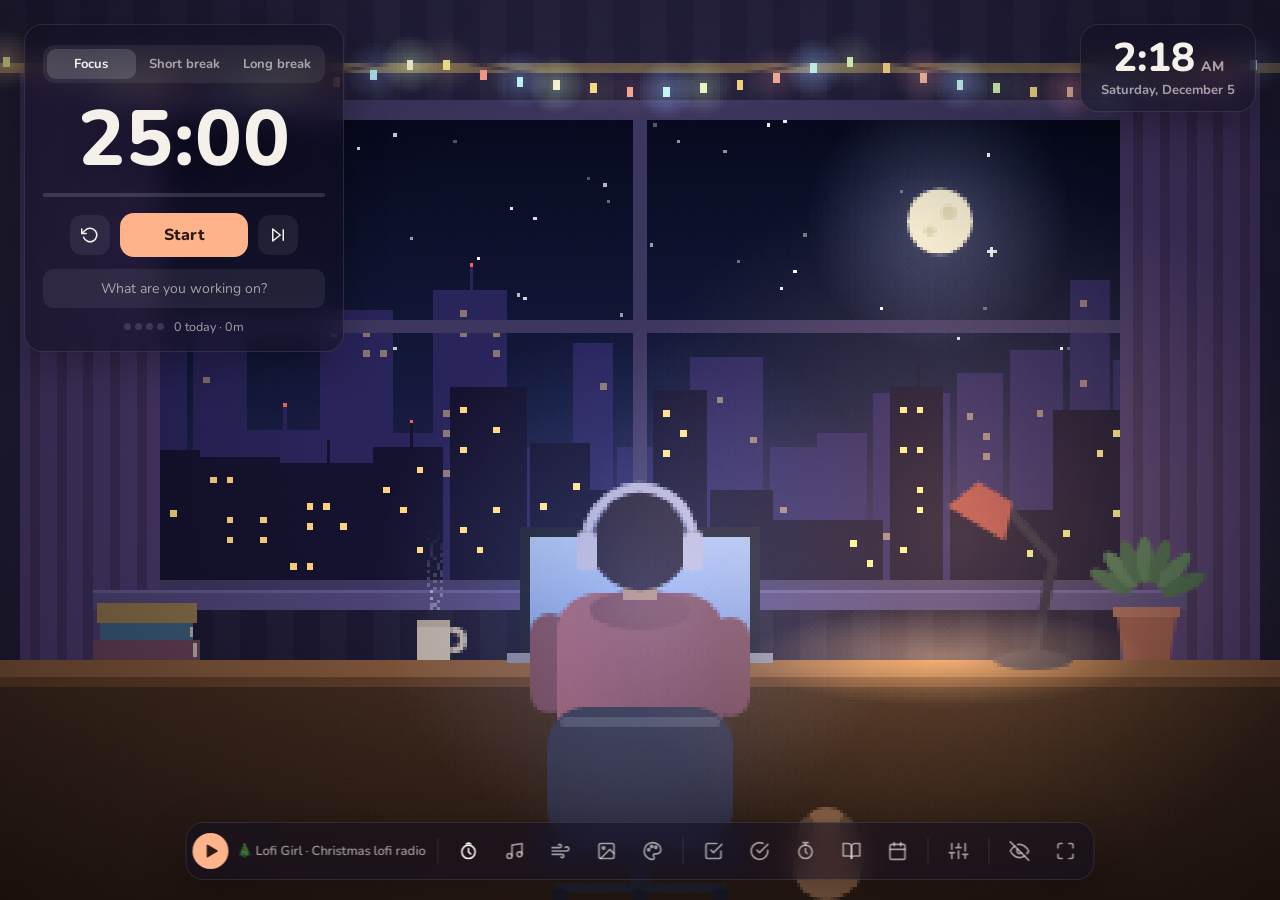
<file: index.html>
<!doctype html>
<html lang="en">
<head>
  <meta charset="utf-8">
  <meta name="viewport" content="width=device-width, initial-scale=1">
  <title>Lofi Focus</title>
  <meta name="description" content="A cozy pomodoro timer with lofi music, ambient sounds and animated scenes. No login.">
  <link rel="icon" href="data:image/svg+xml,<svg xmlns='http://www.w3.org/2000/svg' viewBox='0 0 100 100'><text y='.9em' font-size='90'>🍅</text></svg>">
  <link rel="preconnect" href="https://fonts.googleapis.com">
  <link rel="preconnect" href="https://fonts.gstatic.com" crossorigin>
  <link rel="stylesheet" href="https://fonts.googleapis.com/css2?family=Nunito:wght@400;600;700;800&display=swap">
  <link rel="stylesheet" href="css/style.css">
</head>
<body data-mode="focus">
  <canvas id="scene" aria-hidden="true"></canvas>

  <div id="ui">
    <!-- Timer -->
    <section class="timer card" aria-label="Pomodoro timer">
      <button class="timer-close" id="timerClose" title="Close the timer (T) — reopen it from the dock" aria-label="Close the timer">
        <svg viewBox="0 0 24 24"><path d="M5 12h14"/></svg>
      </button>
      <div class="grip" id="grip" title="Drag to move · double-click to reset"></div>
      <div class="modes" role="tablist">
        <button data-mode="focus" role="tab">Focus</button>
        <button data-mode="short" role="tab">Short break</button>
        <button data-mode="long" role="tab">Long break</button>
      </div>
      <div class="time-row">
        <button class="adj" id="minusBtn" aria-label="1 minute less">−</button>
        <div class="time" id="time" aria-live="off">25:00</div>
        <button class="adj" id="plusBtn" aria-label="1 minute more">+</button>
      </div>
      <div class="progress"><div id="progressBar"></div></div>
      <div class="controls">
        <button id="resetBtn" class="icon" title="Reset (R)" aria-label="Reset">
          <svg viewBox="0 0 24 24"><path d="M1 4v6h6"/><path d="M3.51 15a9 9 0 1 0 2.13-9.36L1 10"/></svg>
        </button>
        <button id="startBtn" class="primary">Start</button>
        <button id="skipBtn" class="icon" title="Skip (S)" aria-label="Skip to next">
          <svg viewBox="0 0 24 24"><polygon points="5 4 15 12 5 20 5 4"/><line x1="19" y1="5" x2="19" y2="19"/></svg>
        </button>
      </div>
      <input id="task" type="text" placeholder="What are you working on?" maxlength="80" autocomplete="off">
      <div class="stats"><span id="dots" class="dots"></span><span id="statsText"></span></div>
    </section>

    <!-- Clock -->
    <section class="clock card" id="clockCard" aria-label="Clock" title="Drag to move · double-click to reset">
      <div class="clock-time"><span id="clockTime">12:00</span><span id="clockAmpm"></span></div>
      <div class="clock-date" id="clockDate"></div>
      <div class="weather" id="weather" hidden><span id="weatherIcon"></span><span id="weatherTemp"></span></div>
    </section>

    <button class="zen-exit icon" id="zenExit" title="Show interface (Z)" aria-label="Show interface">
      <svg viewBox="0 0 24 24"><path d="M1 12s4-8 11-8 11 8 11 8-4 8-11 8-11-8-11-8z"/><circle cx="12" cy="12" r="3"/></svg>
    </button>

    <!-- Dock -->
    <nav class="dock card" aria-label="Controls">
      <div class="now-playing">
        <button id="npPlay" class="icon round" title="Play / pause music (M)" aria-label="Play music"></button>
        <button class="np-text" id="npTitle" data-panel="music">Pick a station</button>
      </div>
      <span class="sep"></span>
      <button class="dock-btn" id="timerToggle" title="Pomodoro timer (T)" aria-label="Show or hide the pomodoro timer" aria-pressed="true">
        <svg viewBox="0 0 24 24"><circle cx="12" cy="13" r="8"/><path d="M12 9v4l2.5 2.5"/><path d="M9.5 3.5c1-.7 1.8-1 2.5-1s1.5.3 2.5 1"/></svg>
        <span class="badge time-badge" id="timerBadge"></span>
      </button>
      <button class="dock-btn" data-panel="music" title="Music (1)" aria-label="Music">
        <svg viewBox="0 0 24 24"><path d="M9 18V5l12-2v13"/><circle cx="6" cy="18" r="3"/><circle cx="18" cy="16" r="3"/></svg>
      </button>
      <button class="dock-btn" data-panel="sounds" title="Ambient sounds (A or 2)" aria-label="Ambient sounds">
        <svg viewBox="0 0 24 24"><path d="M9.59 4.59A2 2 0 1 1 11 8H2m10.59 11.41A2 2 0 1 0 14 16H2m15.73-8.27A2.5 2.5 0 1 1 19.5 12H2"/></svg>
      </button>
      <button class="dock-btn" data-panel="scenes" title="Scenes (3)" aria-label="Scenes">
        <svg viewBox="0 0 24 24"><rect x="3" y="3" width="18" height="18" rx="2"/><circle cx="8.5" cy="8.5" r="1.5"/><path d="M21 15l-5-5L5 21"/></svg>
      </button>
      <button class="dock-btn" data-panel="look" title="Customize (4)" aria-label="Customize">
        <svg viewBox="0 0 24 24"><path d="M12 2a10 10 0 0 0 0 20c1.1 0 2-.9 2-2 0-.5-.2-1-.5-1.3-.3-.4-.5-.8-.5-1.3 0-1.1.9-2 2-2h2.4A5.6 5.6 0 0 0 22 9.8C22 5.5 17.5 2 12 2z"/><circle cx="7.5" cy="10.5" r="1.3"/><circle cx="11" cy="6.5" r="1.3"/><circle cx="16" cy="7.5" r="1.3"/></svg>
      </button>
      <span class="sep"></span>
      <button class="dock-btn" data-panel="todos" title="To-do lists (D or 5)" aria-label="To-do lists">
        <svg viewBox="0 0 24 24"><path d="M9 11l3 3L22 4"/><path d="M21 12v7a2 2 0 0 1-2 2H5a2 2 0 0 1-2-2V5a2 2 0 0 1 2-2h11"/></svg>
        <span class="badge" id="todoBadge"></span>
      </button>
      <button class="dock-btn" data-panel="habits" title="Habits (H or 6)" aria-label="Habits">
        <svg viewBox="0 0 24 24"><path d="M22 11.08V12a10 10 0 1 1-5.93-9.14"/><path d="M22 4L12 14.01l-3-3"/></svg>
      </button>
      <button class="dock-btn" data-panel="clocks" title="Stopwatch &amp; countdowns (W or 7)" aria-label="Stopwatch and countdowns">
        <svg viewBox="0 0 24 24"><circle cx="12" cy="13" r="8"/><path d="M12 9v4l2 2M9 2h6M12 2v3"/></svg>
        <span class="badge" id="clockBadge"></span>
      </button>
      <button class="dock-btn" data-panel="journal" title="Journal (J or 8)" aria-label="Journal">
        <svg viewBox="0 0 24 24"><path d="M2 3h6a4 4 0 0 1 4 4v14a3 3 0 0 0-3-3H2z"/><path d="M22 3h-6a4 4 0 0 0-4 4v14a3 3 0 0 1 3-3h7z"/></svg>
      </button>
      <button class="dock-btn" data-panel="calendar" title="Calendar (9)" aria-label="Calendar">
        <svg viewBox="0 0 24 24"><rect x="3" y="4" width="18" height="18" rx="2"/><path d="M16 2v4M8 2v4M3 10h18"/></svg>
      </button>
      <span class="sep"></span>
      <button class="dock-btn sync-btn" id="syncBtn" hidden aria-label="Sync with Google Drive">
        <svg viewBox="0 0 24 24"><path d="M17.5 19a4.5 4.5 0 1 0-1.3-8.8A6 6 0 0 0 4.6 12.2 3.5 3.5 0 0 0 6 19z"/></svg>
      </button>
      <button class="dock-btn" data-panel="settings" title="Settings (, or 0)" aria-label="Settings">
        <svg viewBox="0 0 24 24"><path d="M4 21v-7M4 10V3M12 21v-9M12 8V3M20 21v-5M20 12V3M1 14h6M9 8h6M17 16h6"/></svg>
      </button>
      <span class="sep"></span>
      <button class="dock-btn" id="zenBtn" title="Zen mode (Z)" aria-label="Zen mode">
        <svg viewBox="0 0 24 24"><path d="M17.94 17.94A10.07 10.07 0 0 1 12 20c-7 0-11-8-11-8a18.45 18.45 0 0 1 5.06-5.94M9.9 4.24A9.12 9.12 0 0 1 12 4c7 0 11 8 11 8a18.5 18.5 0 0 1-2.16 3.19m-6.72-1.07a3 3 0 1 1-4.24-4.24"/><path d="M1 1l22 22"/></svg>
      </button>
      <button class="dock-btn" id="fsBtn" title="Fullscreen (F)" aria-label="Fullscreen">
        <svg viewBox="0 0 24 24"><path d="M8 3H5a2 2 0 0 0-2 2v3m18 0V5a2 2 0 0 0-2-2h-3m0 18h3a2 2 0 0 0 2-2v-3M3 16v3a2 2 0 0 0 2 2h3"/></svg>
      </button>
    </nav>

    <!-- Music -->
    <section class="panel card" id="panel-music" aria-label="Music">
      <header><h2>Music</h2><button class="close icon" aria-label="Close"><svg viewBox="0 0 24 24"><path d="M18 6L6 18M6 6l12 12"/></svg></button></header>
      <div class="player">
        <div class="yt-box" id="ytBox"><div id="ytPlayer"></div></div>
        <div class="radio-art" id="radioArt">
          <div class="eq"><i></i><i></i><i></i><i></i><i></i></div>
          <span id="radioName">Radio</span>
        </div>
      </div>
      <div class="transport">
        <button id="prevSt" class="icon" aria-label="Previous station"><svg viewBox="0 0 24 24"><polygon points="19 20 9 12 19 4 19 20"/><line x1="5" y1="19" x2="5" y2="5"/></svg></button>
        <button id="playSt" class="icon round big" aria-label="Play"></button>
        <button id="nextSt" class="icon" aria-label="Next station"><svg viewBox="0 0 24 24"><polygon points="5 4 15 12 5 20 5 4"/><line x1="19" y1="5" x2="19" y2="19"/></svg></button>
        <label class="vol" title="Music volume">
          <svg viewBox="0 0 24 24"><polygon points="11 5 6 9 2 9 2 15 6 15 11 19 11 5"/><path d="M15.54 8.46a5 5 0 0 1 0 7.07"/></svg>
          <input type="range" id="musicVol" min="0" max="100" aria-label="Music volume">
        </label>
      </div>
      <ul class="stations" id="stationList"></ul>
      <form class="add-station" id="addStation">
        <input id="stUrl" type="text" placeholder="Paste a YouTube link or stream URL" required>
        <div class="row">
          <input id="stName" type="text" placeholder="Name (optional)">
          <button type="submit" class="pill">Add</button>
        </div>
      </form>
      <p class="hint">Works with YouTube videos, live streams and playlists, or any direct radio stream (.mp3 / .aac). Seasonal stations appear on their own: 🍂 autumn September–November, 🎃 Halloween in October, 🎄 Christmas in December. <button class="link" id="restoreStations">Restore default stations</button></p>
    </section>

    <!-- Ambient sounds -->
    <section class="panel card" id="panel-sounds" aria-label="Ambient sounds">
      <header><h2>Ambient sounds</h2><button class="close icon" aria-label="Close"><svg viewBox="0 0 24 24"><path d="M18 6L6 18M6 6l12 12"/></svg></button></header>
      <div class="presets" id="presets"></div>
      <label class="sound-row master">
        <span class="s-icon">🔊</span><span class="s-name">Ambient volume</span>
        <input type="range" id="ambientMaster" min="0" max="100" aria-label="Ambient master volume">
      </label>
      <div class="sound-list" id="soundList"></div>
    </section>

    <!-- Scenes -->
    <section class="panel card" id="panel-scenes" aria-label="Scenes">
      <header><h2>Scenes</h2><button class="close icon" aria-label="Close"><svg viewBox="0 0 24 24"><path d="M18 6L6 18M6 6l12 12"/></svg></button></header>
      <h3>Lighting</h3>
      <div class="seg" id="lightingSeg" role="radiogroup" aria-label="Lighting">
        <button data-tod="auto" role="radio" title="Follows your clock">Auto</button>
        <button data-tod="morning" role="radio">Morning</button>
        <button data-tod="afternoon" role="radio">Afternoon</button>
        <button data-tod="evening" role="radio">Evening</button>
        <button data-tod="night" role="radio">Night</button>
      </div>
      <h3>Scene</h3>
      <div class="scene-grid" id="sceneGrid"></div>
      <label class="check"><input type="checkbox" id="autoMix"> Switch ambient sounds to match the scene</label>
    </section>

    <!-- Customize -->
    <section class="panel card" id="panel-look" aria-label="Customize">
      <header><h2>Customize</h2><button class="close icon" aria-label="Close"><svg viewBox="0 0 24 24"><path d="M18 6L6 18M6 6l12 12"/></svg></button></header>
      <div id="lookControls" class="look"></div>
    </section>

    <!-- Productivity -->
    <section class="panel card" id="panel-todos" aria-label="To-do lists">
      <header><h2>To-do lists</h2><button class="close icon" aria-label="Close"><svg viewBox="0 0 24 24"><path d="M18 6L6 18M6 6l12 12"/></svg></button></header>
      <div class="panel-body" id="todosBody"></div>
    </section>

    <section class="panel card mid" id="panel-habits" aria-label="Habits">
      <header><h2>Habits</h2><button class="close icon" aria-label="Close"><svg viewBox="0 0 24 24"><path d="M18 6L6 18M6 6l12 12"/></svg></button></header>
      <div class="panel-body" id="habitsBody"></div>
    </section>

    <section class="panel card" id="panel-clocks" aria-label="Stopwatch &amp; countdowns">
      <header><h2>Stopwatch &amp; countdowns</h2><button class="close icon" aria-label="Close"><svg viewBox="0 0 24 24"><path d="M18 6L6 18M6 6l12 12"/></svg></button></header>
      <div class="panel-body" id="clocksBody"></div>
    </section>

    <section class="panel card wide" id="panel-journal" aria-label="Journal">
      <header><h2>Journal</h2><button class="close icon" aria-label="Close"><svg viewBox="0 0 24 24"><path d="M18 6L6 18M6 6l12 12"/></svg></button></header>
      <div class="panel-body" id="journalBody"></div>
    </section>

    <section class="panel card wide" id="panel-calendar" aria-label="Calendar">
      <header><h2>Calendar</h2><button class="close icon" aria-label="Close"><svg viewBox="0 0 24 24"><path d="M18 6L6 18M6 6l12 12"/></svg></button></header>
      <div class="panel-body" id="calendarBody"></div>
    </section>

    <!-- Settings -->
    <section class="panel card" id="panel-settings" aria-label="Settings">
      <header><h2>Settings</h2><button class="close icon" aria-label="Close"><svg viewBox="0 0 24 24"><path d="M18 6L6 18M6 6l12 12"/></svg></button></header>
      <h3>Timer <small>(minutes)</small></h3>
      <div class="grid3">
        <label>Focus<input type="number" id="setFocus" min="1" max="180"></label>
        <label>Short break<input type="number" id="setShort" min="1" max="60"></label>
        <label>Long break<input type="number" id="setLong" min="1" max="90"></label>
      </div>
      <label class="field">Long break after every <input type="number" id="setEvery" min="1" max="12"> focus sessions</label>
      <label class="check"><input type="checkbox" id="setAutoBreak"> Start breaks automatically</label>
      <label class="check"><input type="checkbox" id="setAutoFocus"> Start the next focus session automatically</label>
      <label class="field">Chime volume <input type="range" id="setChime" min="0" max="100"> <button type="button" class="pill small" id="testChime">Test</button></label>
      <label class="check"><input type="checkbox" id="setNotify"> Desktop notification when a session ends</label>
      <h3>Clock</h3>
      <label class="check"><input type="checkbox" id="setClock"> Show a clock</label>
      <div id="clockOpts">
        <div class="field">Format
          <div class="seg small" id="clockFmt" role="radiogroup" aria-label="Clock format">
            <button data-fmt="12" role="radio">12-hour</button>
            <button data-fmt="24" role="radio">24-hour</button>
          </div>
        </div>
        <label class="check"><input type="checkbox" id="setClockSec"> Show seconds</label>
      </div>
      <h3>Weather</h3>
      <label class="check"><input type="checkbox" id="setWeather"> Show local temperature on the clock</label>
      <div class="field">Units
        <div class="seg small" id="unitSeg" role="radiogroup" aria-label="Temperature units">
          <button data-unit="f" role="radio">°F</button>
          <button data-unit="c" role="radio">°C</button>
          <button data-unit="both" role="radio">Both</button>
        </div>
      </div>
      <form class="city-row" id="cityForm">
        <input type="text" id="setCity" placeholder="City, e.g. Portland, OR" autocomplete="off">
        <button type="submit" class="pill small">Set</button>
        <button type="button" class="icon" id="useLocation" title="Use my current location" aria-label="Use my current location">
          <svg viewBox="0 0 24 24"><circle cx="12" cy="12" r="3"/><path d="M12 2v3M12 19v3M2 12h3M19 12h3"/><circle cx="12" cy="12" r="7"/></svg>
        </button>
      </form>
      <p class="hint" id="weatherPlace"></p>
      <h3>Display</h3>
      <label class="check"><input type="checkbox" id="setIdle"> Fade the interface when the mouse is idle</label>
      <label class="field">Animation
        <select id="setFps">
          <option value="15">15 fps · lightest</option>
          <option value="30">30 fps</option>
          <option value="60">60 fps · smoothest</option>
        </select>
      </label>
      <label class="field">Week starts on
        <select id="setWeekStart">
          <option value="0">Sunday</option>
          <option value="1">Monday</option>
        </select>
      </label>
      <h3>Your data</h3>
      <p class="hint">Your journal, to-do lists, habits, countdowns, focus history and settings live in this browser. Backups include all of it.</p>
      <div class="btn-row">
        <button type="button" class="pill small" id="downloadBackup">Download backup</button>
        <label class="pill small ghost file-btn">Import backup<input type="file" id="importBackup" accept="application/json,.json" hidden></label>
      </div>
      <h3>Google</h3>
      <p class="hint">Sign in with Google to keep your journal, habits, to-do lists and focus history the same on every device you sign in on. They’re kept in a “Lofi Focus” folder in your own Google Drive, and changes from different devices are merged, not overwritten.</p>
      <div class="btn-row">
        <button type="button" class="pill small google-signin" id="googleSignIn">Sign in with Google</button>
        <button type="button" class="pill small ghost" id="syncNow">Sync now</button>
        <span class="hint sync-status"></span>
      </div>
      <label class="check"><input type="checkbox" id="setSync"> Sync across devices</label>
      <h4>Google Calendar</h4>
      <label class="check"><input type="checkbox" id="setGcalShow"> Show my Google Calendar events in the Calendar</label>
      <label class="check"><input type="checkbox" id="setGcalLog"> Add finished focus sessions to Google Calendar</label>
      <div class="btn-row">
        <button type="button" class="pill small google-signin" id="gcalConnect">Connect Google Calendar</button>
      </div>
      <h4>Google Drive backup</h4>
      <p class="hint">A copy of everything, including stations, sounds and settings, that you can restore on any device.</p>
      <div class="btn-row">
        <button type="button" class="pill small ghost" id="driveSave">Save to Drive</button>
        <button type="button" class="pill small ghost" id="driveRestore">Restore from Drive</button>
      </div>
      <p class="hint drive-status"></p>
      <label class="check"><input type="checkbox" id="setDriveAuto"> Keep the Drive copy up to date automatically while signed in</label>
      <div class="btn-row">
        <button type="button" class="pill small ghost" id="googleSignOut">Sign out of Google</button>
      </div>
      <details class="drive-setup">
        <summary>Google setup</summary>
        <p class="hint">Drive and Calendar need a free OAuth Client ID from your own Google Cloud project. It's a one-time setup of about 10 minutes. Sign-in happens in a Google popup; tokens last an hour and aren’t stored.</p>
        <a class="pill small guide-link" href="google-setup.html" target="_blank" rel="noopener">Open the step-by-step setup guide ↗</a>
        <input type="text" id="setClientId" placeholder="xxxxxxxx.apps.googleusercontent.com" autocomplete="off" spellcheck="false" aria-label="Google OAuth Client ID">
      </details>
      <h3>Keyboard</h3>
      <dl class="keys">
        <dt>Space</dt><dd>Start / pause timer</dd>
        <dt>T</dt><dd>Show / hide the timer</dd>
        <dt>C</dt><dd>Show / hide the clock</dd>
        <dt>R</dt><dd>Reset timer</dd>
        <dt>S</dt><dd>Skip to next session</dd>
        <dt>M</dt><dd>Play / pause music</dd>
        <dt>↑ ↓</dt><dd>Add / remove a minute (Shift: 5)</dd>
        <dt>N</dt><dd>Next scene</dd>
        <dt>L</dt><dd>Change lighting</dd>
        <dt>Z</dt><dd>Zen mode</dd>
        <dt>F</dt><dd>Fullscreen</dd>
        <dt>Esc</dt><dd>Close the open panel</dd>
      </dl>
      <h4>Panels <small>(press again to close)</small></h4>
      <dl class="keys">
        <dt>1</dt><dd>Music</dd>
        <dt>A · 2</dt><dd>Ambient sounds</dd>
        <dt>3</dt><dd>Scenes</dd>
        <dt>4</dt><dd>Customize</dd>
        <dt>D · 5</dt><dd>To-do lists</dd>
        <dt>H · 6</dt><dd>Habits</dd>
        <dt>W · 7</dt><dd>Stopwatch &amp; countdowns</dd>
        <dt>J · 8</dt><dd>Journal</dd>
        <dt>9</dt><dd>Calendar</dd>
        <dt>, · 0</dt><dd>Settings</dd>
      </dl>
      <p class="hint">Everything is saved in this browser only. <button class="link" id="resetStats">Reset today’s count</button> · <button class="link" id="resetPos">Reset timer position</button> · <a class="link" href="privacy.html" target="_blank" rel="noopener">Privacy</a></p>
    </section>

    <div class="toast" id="toast" role="status"></div>
  </div>

  <script src="js/config.js"></script>
  <script src="js/core.js"></script>
  <script src="js/ambient.js"></script>
  <script src="js/timer.js"></script>
  <script src="js/music.js"></script>
  <script src="js/weather.js"></script>
  <script src="js/scenes/kit.js"></script>
  <script src="js/scenes/views.js"></script>
  <!-- scene order in the menu (and for the N key): Home, Town, Exploration -->
  <script src="js/scenes/study.js"></script>
  <script src="js/scenes/kitchen.js"></script>
  <script src="js/scenes/fireplace.js"></script>
  <script src="js/scenes/porch.js"></script>
  <script src="js/scenes/cafe.js"></script>
  <script src="js/scenes/bookstore.js"></script>
  <script src="js/scenes/greenhouse.js"></script>
  <script src="js/scenes/park.js"></script>
  <script src="js/scenes/campfire.js"></script>
  <script src="js/scenes/dock.js"></script>
  <script src="js/habits.js"></script>
  <script src="js/todos.js"></script>
  <script src="js/clocks.js"></script>
  <script src="js/journal.js"></script>
  <script src="js/google.js"></script>
  <script src="js/backup.js"></script>
  <script src="js/gcal.js"></script>
  <script src="js/sync.js"></script>
  <script src="js/calendar.js"></script>
  <script src="js/app.js"></script>
</body>
</html>
</file>
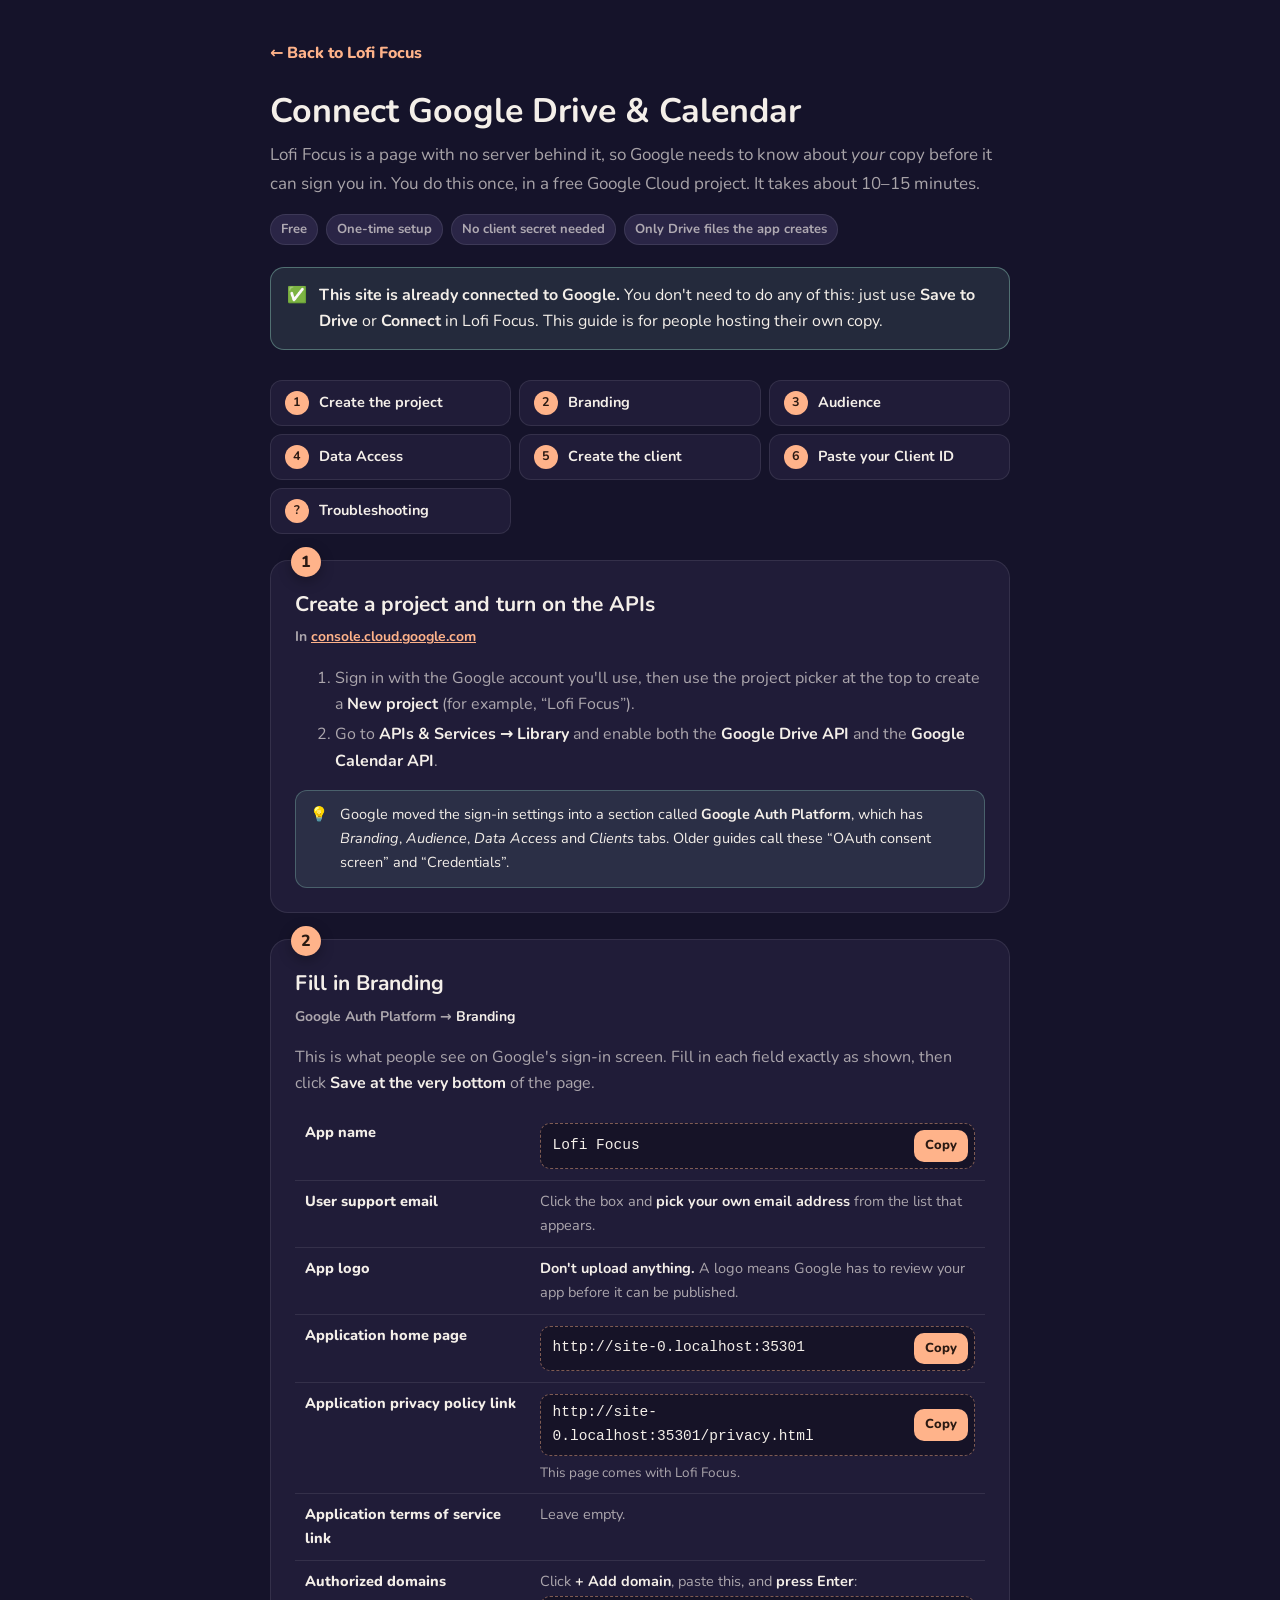
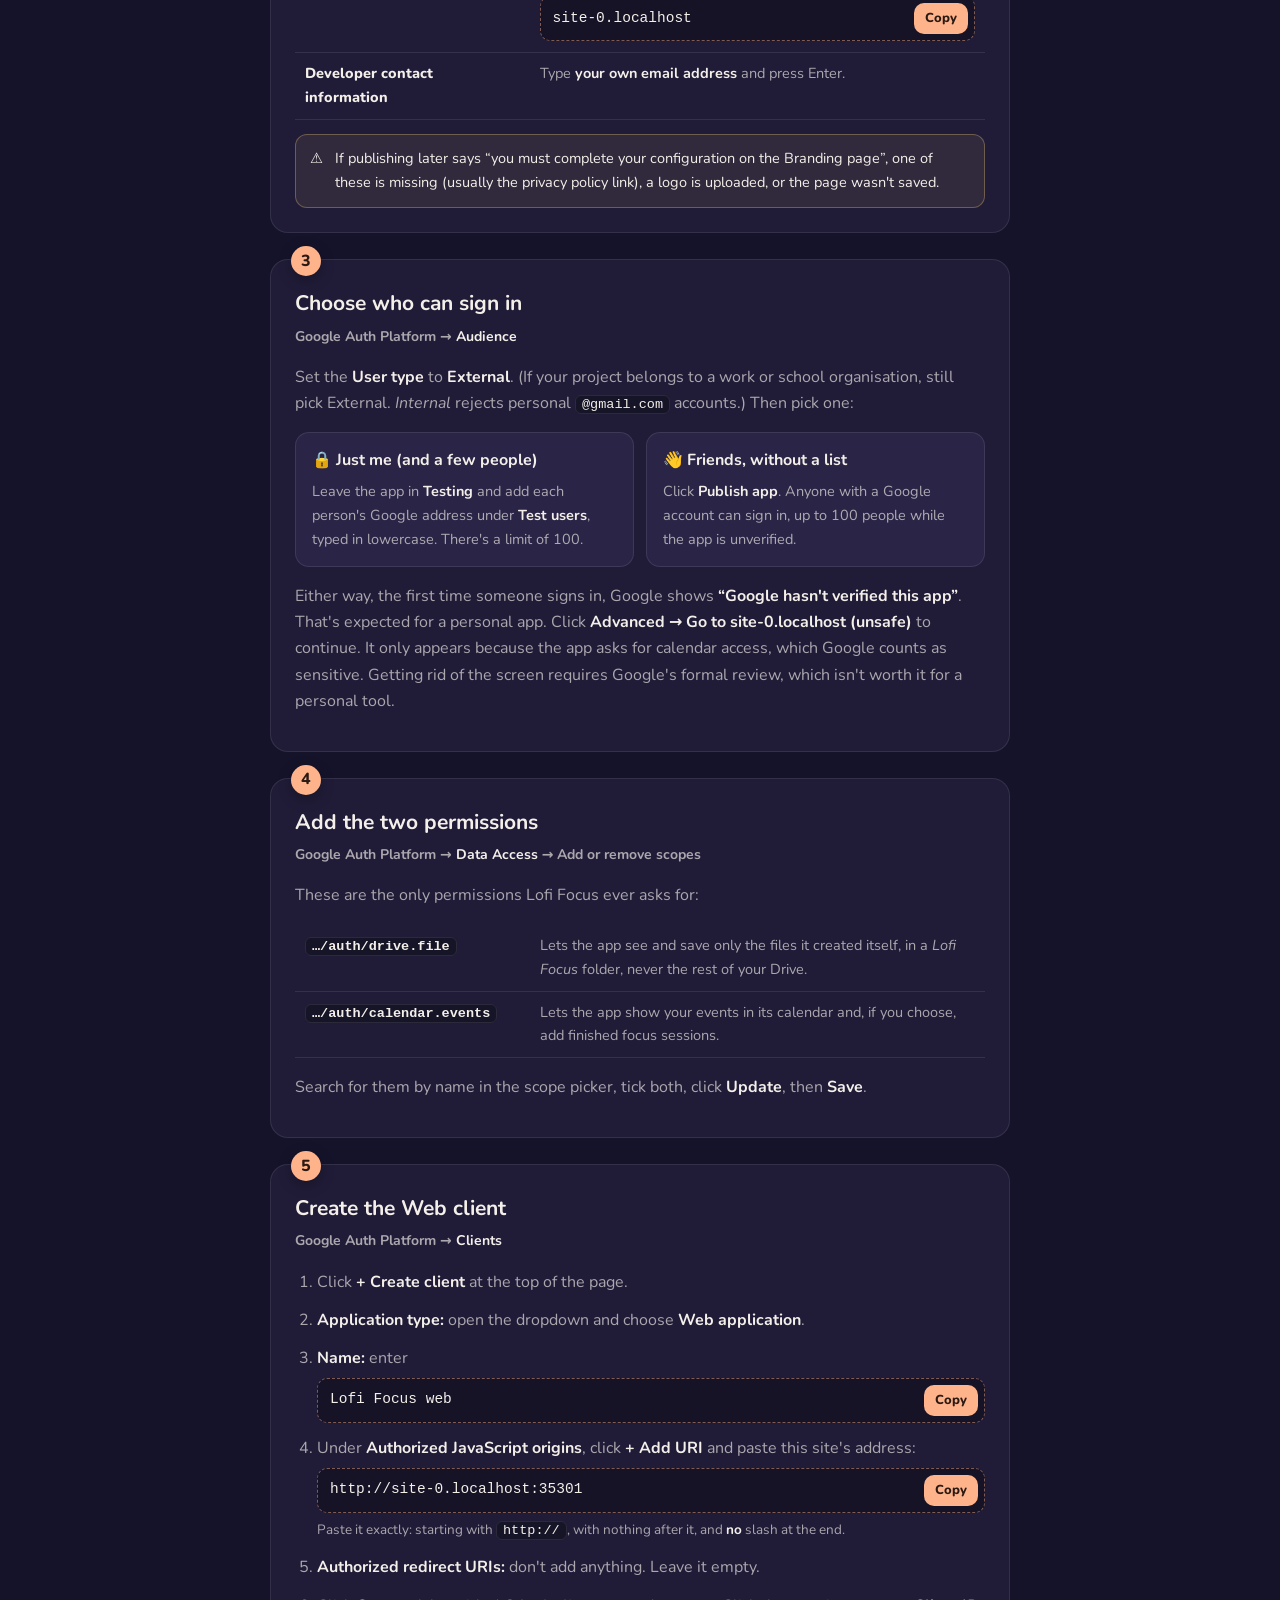
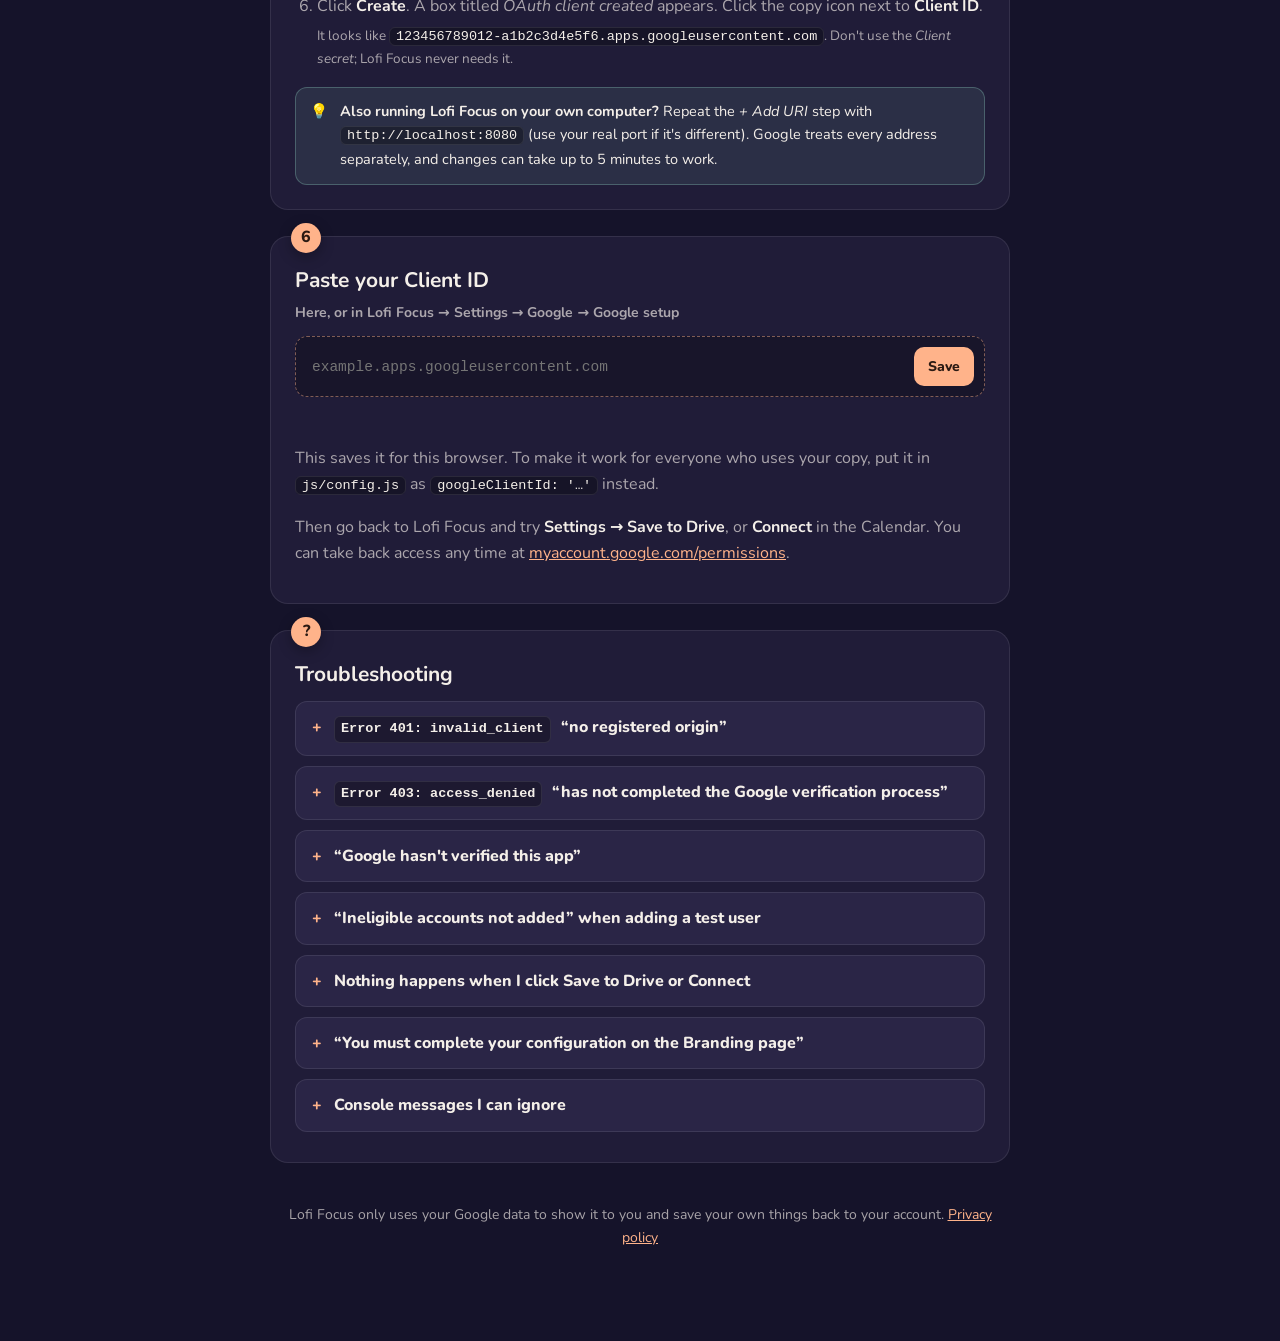
<file: google-setup.html>
<!doctype html>
<html lang="en">
<head>
  <meta charset="utf-8">
  <meta name="viewport" content="width=device-width, initial-scale=1">
  <title>Google Setup · Lofi Focus</title>
  <meta name="description" content="Step-by-step: connect Lofi Focus to Google Drive and Google Calendar.">
  <link rel="icon" href="data:image/svg+xml,<svg xmlns='http://www.w3.org/2000/svg' viewBox='0 0 100 100'><text y='.9em' font-size='90'>🍅</text></svg>">
  <link rel="preconnect" href="https://fonts.googleapis.com">
  <link rel="preconnect" href="https://fonts.gstatic.com" crossorigin>
  <link rel="stylesheet" href="https://fonts.googleapis.com/css2?family=Nunito:wght@400;600;700;800&display=swap">
  <style>
    :root {
      --bg: #15132a; --card: #201c38; --card-2: #2a2546; --text: #f4efe9; --muted: rgba(244, 239, 233, 0.66);
      --line: rgba(255, 255, 255, 0.09); --accent: #ffb38a; --accent-ink: #2b1a13; --good: #93d6c4; --warn: #ffd27a;
      color-scheme: dark;
    }
    * { box-sizing: border-box; }
    html { scroll-behavior: smooth; }
    body { margin: 0; background: radial-gradient(1200px 600px at 80% -10%, #2c2450 0%, transparent 60%), var(--bg); color: var(--text); font: 16px/1.65 'Nunito', ui-rounded, system-ui, -apple-system, 'Segoe UI', sans-serif; }
    main { max-width: 780px; margin: 0 auto; padding: 40px 20px 96px; }
    a { color: var(--accent); }
    .back { display: inline-flex; gap: 6px; text-decoration: none; font-weight: 800; margin-bottom: 26px; }
    header h1 { font-size: 34px; line-height: 1.15; margin: 0 0 10px; }
    header p { color: var(--muted); margin: 0; font-size: 17px; }
    .badges { display: flex; flex-wrap: wrap; gap: 8px; margin: 16px 0 0; }
    .badge { font-size: 13px; font-weight: 700; padding: 4px 10px; border-radius: 999px; background: var(--card-2); color: var(--muted); border: 1px solid var(--line); }
    nav.toc { margin: 30px 0 10px; display: grid; grid-template-columns: repeat(auto-fit, minmax(210px, 1fr)); gap: 8px; }
    nav.toc a { display: flex; gap: 10px; align-items: center; padding: 10px 14px; border-radius: 12px; background: var(--card); border: 1px solid var(--line); text-decoration: none; color: var(--text); font-weight: 700; font-size: 14.5px; }
    nav.toc a:hover { border-color: rgba(255, 179, 138, 0.5); }
    nav.toc b { display: grid; place-items: center; width: 24px; height: 24px; border-radius: 50%; background: var(--accent); color: var(--accent-ink); font-size: 12.5px; flex: none; }
    section.step { position: relative; margin: 26px 0; padding: 22px 24px 20px; background: var(--card); border: 1px solid var(--line); border-radius: 18px; scroll-margin-top: 20px; }
    .num { position: absolute; top: -14px; left: 20px; display: grid; place-items: center; width: 30px; height: 30px; border-radius: 50%; background: var(--accent); color: var(--accent-ink); font-weight: 800; box-shadow: 0 4px 14px rgba(0, 0, 0, .3); }
    section.step h2 { margin: 4px 0 4px; font-size: 21px; }
    .where { color: var(--muted); font-size: 14px; font-weight: 700; margin: 0 0 12px; }
    .where span { color: var(--text); }
    p, li { color: var(--muted); }
    li { margin: 4px 0; }
    strong { color: var(--text); }
    code { background: rgba(0, 0, 0, 0.3); border: 1px solid var(--line); padding: 1px 6px; border-radius: 6px; font-size: 13.5px; color: var(--text); font-family: ui-monospace, SFMono-Regular, Menlo, monospace; overflow-wrap: break-word; }
    table { width: 100%; border-collapse: collapse; margin: 10px 0; font-size: 14.5px; }
    th, td { text-align: left; vertical-align: top; padding: 9px 10px; border-bottom: 1px solid var(--line); }
    th { color: var(--text); font-weight: 800; width: 34%; }
    td { color: var(--muted); }
    .callout { display: flex; gap: 12px; margin: 14px 0 4px; padding: 12px 14px; border-radius: 12px; font-size: 14.5px; }
    .callout p { margin: 0; color: var(--text); }
    .callout.tip { background: rgba(147, 214, 196, 0.1); border: 1px solid rgba(147, 214, 196, 0.3); }
    .callout.warn { background: rgba(255, 210, 122, 0.08); border: 1px solid rgba(255, 210, 122, 0.3); }
    .choice { display: grid; grid-template-columns: 1fr 1fr; gap: 12px; margin: 12px 0; }
    .choice > div { padding: 14px 16px; border-radius: 14px; background: var(--card-2); border: 1px solid var(--line); }
    .choice h3 { margin: 0 0 6px; font-size: 16px; }
    .choice p { margin: 0; font-size: 14.5px; }
    .tool { display: flex; gap: 8px; align-items: center; margin: 12px 0; padding: 10px; border-radius: 12px; background: rgba(0, 0, 0, 0.25); border: 1px dashed rgba(255, 179, 138, 0.45); }
    .tool code { flex: 1; font-size: 15px; background: none; border: 0; padding: 4px 6px; }
    .tool input { flex: 1; min-width: 0; background: transparent; border: 0; color: var(--text); font: 14.5px ui-monospace, SFMono-Regular, Menlo, monospace; outline: none; padding: 6px; }
    button { font: inherit; font-weight: 800; font-size: 14px; border: 0; border-radius: 10px; padding: 8px 14px; background: var(--accent); color: var(--accent-ink); cursor: pointer; flex: none; }
    button.ghost { background: var(--card-2); color: var(--text); border: 1px solid var(--line); }
    .enter { display: flex; align-items: center; gap: 8px; margin: 2px 0; padding: 6px 6px 6px 12px; border-radius: 10px; background: rgba(0, 0, 0, 0.3); border: 1px dashed rgba(255, 179, 138, 0.45); }
    .enter code { flex: 1; background: none; border: 0; padding: 0; font-size: 14.5px; }
    .enter button { padding: 5px 11px; font-size: 13px; }
    .how { display: block; margin-top: 6px; font-size: 13.5px; }
    ol.steps { padding-left: 22px; }
    ol.steps > li { margin: 12px 0; }
    ol.steps > li .enter { margin-top: 6px; }
    .ready { display: flex; gap: 12px; margin: 22px 0 0; padding: 14px 16px; border-radius: 14px; background: rgba(147, 214, 196, 0.12); border: 1px solid rgba(147, 214, 196, 0.4); }
    .ready p { margin: 0; color: var(--text); }
    .ready[hidden] { display: none; }
    .status { font-size: 14px; font-weight: 700; margin: 4px 2px 0; min-height: 1.4em; }
    .status.ok { color: var(--good); }
    .status.bad { color: var(--warn); }
    details.trouble { margin: 10px 0; border-radius: 12px; background: var(--card-2); border: 1px solid var(--line); }
    details.trouble summary { cursor: pointer; padding: 12px 16px; font-weight: 800; list-style: none; display: flex; gap: 10px; align-items: baseline; }
    details.trouble summary::-webkit-details-marker { display: none; }
    details.trouble summary::before { content: '+'; color: var(--accent); font-weight: 800; width: 12px; }
    details.trouble[open] summary::before { content: '−'; }
    details.trouble summary code { font-weight: 600; }
    details.trouble div { padding: 0 16px 12px 38px; }
    details.trouble p { margin: 4px 0; font-size: 14.5px; }
    footer { margin-top: 40px; color: var(--muted); font-size: 14px; text-align: center; }
    @media (max-width: 600px) {
      header h1 { font-size: 27px; }
      .choice { grid-template-columns: 1fr; }
      section.step { padding: 20px 16px 16px; }
      th { width: 40%; }
    }
  </style>
</head>
<body>
  <main>
    <a class="back" href="./">← Back to Lofi Focus</a>

    <header>
      <h1>Connect Google Drive &amp; Calendar</h1>
      <p>Lofi Focus is a page with no server behind it, so Google needs to know about <em>your</em> copy before it can sign you in.
        You do this once, in a free Google Cloud project. It takes about 10–15 minutes.</p>
      <div class="badges">
        <span class="badge">Free</span><span class="badge">One-time setup</span><span class="badge">No client secret needed</span><span class="badge">Only Drive files the app creates</span>
      </div>
    </header>

    <div class="ready" id="alreadySetUp" hidden><span>✅</span><p><strong>This site is already connected to Google.</strong> You don't need to do any of this: just use <strong>Save to Drive</strong> or <strong>Connect</strong> in Lofi Focus. This guide is for people hosting their own copy.</p></div>

    <nav class="toc" aria-label="Steps">
      <a href="#project"><b>1</b>Create the project</a>
      <a href="#branding"><b>2</b>Branding</a>
      <a href="#audience"><b>3</b>Audience</a>
      <a href="#scopes"><b>4</b>Data Access</a>
      <a href="#client"><b>5</b>Create the client</a>
      <a href="#paste"><b>6</b>Paste your Client ID</a>
      <a href="#trouble"><b>?</b>Troubleshooting</a>
    </nav>

    <section class="step" id="project">
      <div class="num">1</div>
      <h2>Create a project and turn on the APIs</h2>
      <p class="where">In <a href="https://console.cloud.google.com/" target="_blank" rel="noopener">console.cloud.google.com</a></p>
      <ol>
        <li>Sign in with the Google account you'll use, then use the project picker at the top to create a <strong>New project</strong> (for example, “Lofi Focus”).</li>
        <li>Go to <strong>APIs &amp; Services → Library</strong> and enable both the <strong>Google Drive API</strong> and the <strong>Google Calendar API</strong>.</li>
      </ol>
      <div class="callout tip"><span>💡</span><p>Google moved the sign-in settings into a section called <strong>Google Auth Platform</strong>, which has <em>Branding</em>, <em>Audience</em>, <em>Data Access</em> and <em>Clients</em> tabs. Older guides call these “OAuth consent screen” and “Credentials”.</p></div>
    </section>

    <section class="step" id="branding">
      <div class="num">2</div>
      <h2>Fill in Branding</h2>
      <p class="where">Google Auth Platform → <span>Branding</span></p>
      <p>This is what people see on Google's sign-in screen. Fill in each field exactly as shown, then click <strong>Save at the very bottom</strong> of the page.</p>
      <table>
        <tr><th>App name</th><td><div class="enter"><code>Lofi Focus</code><button type="button" class="copy">Copy</button></div></td></tr>
        <tr><th>User support email</th><td>Click the box and <strong>pick your own email address</strong> from the list that appears.</td></tr>
        <tr><th>App logo</th><td><strong>Don't upload anything.</strong> A logo means Google has to review your app before it can be published.</td></tr>
        <tr><th>Application home page</th><td><div class="enter"><code class="fill-home">https://your-site</code><button type="button" class="copy">Copy</button></div></td></tr>
        <tr><th>Application privacy policy link</th><td><div class="enter"><code class="fill-privacy">https://your-site/privacy.html</code><button type="button" class="copy">Copy</button></div><span class="how">This page comes with Lofi Focus.</span></td></tr>
        <tr><th>Application terms of service link</th><td>Leave empty.</td></tr>
        <tr><th>Authorized domains</th><td>Click <strong>+ Add domain</strong>, paste this, and <strong>press Enter</strong>:<div class="enter"><code class="fill-domain">your-domain.com</code><button type="button" class="copy">Copy</button></div></td></tr>
        <tr><th>Developer contact information</th><td>Type <strong>your own email address</strong> and press Enter.</td></tr>
      </table>
      <div class="callout warn"><span>⚠️</span><p>If publishing later says “you must complete your configuration on the Branding page”, one of these is missing (usually the privacy policy link), a logo is uploaded, or the page wasn't saved.</p></div>
    </section>

    <section class="step" id="audience">
      <div class="num">3</div>
      <h2>Choose who can sign in</h2>
      <p class="where">Google Auth Platform → <span>Audience</span></p>
      <p>Set the <strong>User type</strong> to <strong>External</strong>. (If your project belongs to a work or school organisation, still pick External. <em>Internal</em> rejects personal <code>@gmail.com</code> accounts.) Then pick one:</p>
      <div class="choice">
        <div>
          <h3>🔒 Just me (and a few people)</h3>
          <p>Leave the app in <strong>Testing</strong> and add each person's Google address under <strong>Test users</strong>, typed in lowercase. There's a limit of 100.</p>
        </div>
        <div>
          <h3>👋 Friends, without a list</h3>
          <p>Click <strong>Publish app</strong>. Anyone with a Google account can sign in, up to 100 people while the app is unverified.</p>
        </div>
      </div>
      <p>Either way, the first time someone signs in, Google shows <strong>“Google hasn't verified this app”</strong>. That's expected for a personal app. Click <strong>Advanced → Go to <span class="fill-domain-text">your site</span> (unsafe)</strong> to continue. It only appears because the app asks for calendar access, which Google counts as sensitive. Getting rid of the screen requires Google's formal review, which isn't worth it for a personal tool.</p>
    </section>

    <section class="step" id="scopes">
      <div class="num">4</div>
      <h2>Add the two permissions</h2>
      <p class="where">Google Auth Platform → <span>Data Access</span> → Add or remove scopes</p>
      <p>These are the only permissions Lofi Focus ever asks for:</p>
      <table>
        <tr><th><code>…/auth/drive.file</code></th><td>Lets the app see and save only the files it created itself, in a <em>Lofi Focus</em> folder, never the rest of your Drive.</td></tr>
        <tr><th><code>…/auth/calendar.events</code></th><td>Lets the app show your events in its calendar and, if you choose, add finished focus sessions.</td></tr>
      </table>
      <p>Search for them by name in the scope picker, tick both, click <strong>Update</strong>, then <strong>Save</strong>.</p>
    </section>

    <section class="step" id="client">
      <div class="num">5</div>
      <h2>Create the Web client</h2>
      <p class="where">Google Auth Platform → <span>Clients</span></p>
      <ol class="steps">
        <li>Click <strong>+ Create client</strong> at the top of the page.</li>
        <li><strong>Application type:</strong> open the dropdown and choose <strong>Web application</strong>.</li>
        <li><strong>Name:</strong> enter
          <div class="enter"><code>Lofi Focus web</code><button type="button" class="copy">Copy</button></div></li>
        <li>Under <strong>Authorized JavaScript origins</strong>, click <strong>+ Add URI</strong> and paste this site's address:
          <div class="enter"><code id="origin">…</code><button type="button" class="copy">Copy</button></div>
          <span class="how">Paste it exactly: starting with <code class="fill-proto">https://</code>, with nothing after it, and <strong>no</strong> slash at the end.</span></li>
        <li><strong>Authorized redirect URIs:</strong> don't add anything. Leave it empty.</li>
        <li>Click <strong>Create</strong>. A box titled <em>OAuth client created</em> appears. Click the copy icon next to <strong>Client ID</strong>.
          <span class="how">It looks like <code>123456789012-a1b2c3d4e5f6.apps.googleusercontent.com</code>. Don't use the <em>Client secret</em>; Lofi Focus never needs it.</span></li>
      </ol>
      <div class="callout tip"><span>💡</span><p><strong>Also running Lofi Focus on your own computer?</strong> Repeat the <em>+ Add URI</em> step with <code>http://localhost:8080</code> (use your real port if it's different). Google treats every address separately, and changes can take up to 5 minutes to work.</p></div>
    </section>

    <section class="step" id="paste">
      <div class="num">6</div>
      <h2>Paste your Client ID</h2>
      <p class="where">Here, or in Lofi Focus → Settings → Google → Google setup</p>
      <div class="tool"><input id="clientId" placeholder="example.apps.googleusercontent.com" autocomplete="off" spellcheck="false" aria-label="Google OAuth Client ID"><button type="button" id="saveId">Save</button></div>
      <p class="status" id="idStatus"></p>
      <p>This saves it for this browser. To make it work for everyone who uses your copy, put it in <code>js/config.js</code> as <code>googleClientId: '…'</code> instead.</p>
      <p>Then go back to Lofi Focus and try <strong>Settings → Save to Drive</strong>, or <strong>Connect</strong> in the Calendar. You can take back access any time at <a href="https://myaccount.google.com/permissions" target="_blank" rel="noopener">myaccount.google.com/permissions</a>.</p>
    </section>

    <section class="step" id="trouble">
      <div class="num">?</div>
      <h2>Troubleshooting</h2>
      <details class="trouble"><summary><code>Error 401: invalid_client</code> “no registered origin”</summary><div>
        <p>This page's exact address isn't in <strong>Authorized JavaScript origins</strong> (step 5). Check http vs https, the port, a slash at the end, and localhost vs 127.0.0.1.</p>
        <p>Also check the Client ID: no quotes or spaces, and it must be the <em>Client ID</em>, not the client secret.</p>
      </div></details>
      <details class="trouble"><summary><code>Error 403: access_denied</code> “has not completed the Google verification process”</summary><div>
        <p>The app is in Testing and this Google account isn't a <strong>Test user</strong>. Add the account (step 3), or publish the app.</p>
      </div></details>
      <details class="trouble"><summary>“Google hasn't verified this app”</summary><div>
        <p>That's expected. Click <strong>Advanced → Go to … (unsafe)</strong>. It's your own app.</p>
      </div></details>
      <details class="trouble"><summary>“Ineligible accounts not added” when adding a test user</summary><div>
        <p>The audience is set to <em>Internal</em> (switch to External), or the address has a typo or trailing space. Group addresses, aliases and supervised (child) accounts can't be test users.</p>
      </div></details>
      <details class="trouble"><summary>Nothing happens when I click Save to Drive or Connect</summary><div>
        <p>Your browser may have blocked the sign-in popup. Allow popups for this site.</p>
        <p>An ad or privacy blocker (uBlock Origin, AdGuard, Privacy Badger, Brave Shields) may be blocking <code>accounts.google.com</code>. In the browser console this shows as <code>net::ERR_BLOCKED_BY_CLIENT</code>. Allow this site in the blocker, or try a private window.</p>
      </div></details>
      <details class="trouble"><summary>“You must complete your configuration on the Branding page”</summary><div>
        <p>A required Branding field is empty (often the privacy policy link), a logo is uploaded, or the page wasn't saved at the bottom. See step 2.</p>
      </div></details>
      <details class="trouble"><summary>Console messages I can ignore</summary><div>
        <p>Blocked <code>doubleclick.net</code> or <code>googleads</code> requests are ads inside the YouTube player being stopped by an ad blocker.</p>
        <p>“The AudioContext was not allowed to start” is expected: browsers only allow sound after your first click, and Lofi Focus starts audio on that click.</p>
      </div></details>
    </section>

    <footer>Lofi Focus only uses your Google data to show it to you and save your own things back to your account. <a href="privacy.html">Privacy policy</a></footer>
  </main>

  <script src="js/config.js"></script>
  <script>
    (function () {
      'use strict';
      // Fill in this site's real addresses so they can be copied straight into Google's console.
      const origin = location.origin, host = location.hostname;
      const isWeb = /^https?:$/.test(location.protocol);
      const domain = host.split('.').slice(-2).join('.'); // e.g. lofi.example.com -> example.com (github.io sites: use yourname.github.io)
      document.getElementById('origin').textContent = isWeb ? origin : 'Open this page from your site (not as a file) to see its address';
      if (isWeb) document.querySelectorAll('.fill-proto').forEach((e) => { e.textContent = location.protocol + '//'; });
      if (isWeb && host !== 'localhost' && host !== '127.0.0.1') {
        document.querySelectorAll('.fill-home').forEach((e) => { e.textContent = origin; });
        document.querySelectorAll('.fill-privacy').forEach((e) => { e.textContent = origin + '/privacy.html'; });
        document.querySelectorAll('.fill-domain').forEach((e) => { e.textContent = host.endsWith('.github.io') ? host : domain; });
        document.querySelectorAll('.fill-domain-text').forEach((e) => { e.textContent = host; });
      }

      document.querySelectorAll('button.copy').forEach((b) => b.addEventListener('click', async () => {
        const text = b.parentElement.querySelector('code').textContent.trim();
        try { await navigator.clipboard.writeText(text); b.textContent = 'Copied ✓'; } catch (e) { b.textContent = 'Select & copy'; }
        setTimeout(() => { b.textContent = 'Copy'; }, 1800);
      }));

      // Save the Client ID where the app reads it (same key as Settings → Google setup).
      const KEY = 'lofi.googleClientId', input = document.getElementById('clientId'), status = document.getElementById('idStatus');
      // Don't show a saved ID on the page; just say one is there.
      try {
        const saved = JSON.parse(localStorage.getItem(KEY) || '""');
        if (saved) { status.className = 'status ok'; status.textContent = `A Client ID is already saved in this browser (ending …${saved.split('.')[0].slice(-4)}). Paste a new one to replace it.`; }
      } catch (e) { /* ignore */ }
      if (window.Lofi && Lofi.config && Lofi.config.googleClientId) document.getElementById('alreadySetUp').hidden = false;
      document.getElementById('saveId').addEventListener('click', () => {
        const v = input.value.trim().replace(/^['"]|['"]$/g, '');
        input.value = v;
        if (!v) { status.className = 'status bad'; status.textContent = 'Paste the Client ID first.'; return; }
        if (!/^[\w-]+\.apps\.googleusercontent\.com$/.test(v)) {
          status.className = 'status bad';
          status.textContent = 'That doesn’t look like a Client ID. It should end in .apps.googleusercontent.com (not the client secret).';
          return;
        }
        try {
          localStorage.setItem(KEY, JSON.stringify(v));
          input.value = '';
          status.className = 'status ok';
          status.textContent = `Saved ✓ (ending …${v.split('.')[0].slice(-4)}). Go back to Lofi Focus, and reload it if it’s open in another tab.`;
        } catch (e) {
          status.className = 'status bad';
          status.textContent = 'Couldn’t save in this browser. Paste it into Settings → Google in the app instead.';
        }
      });
    })();
  </script>
</body>
</html>
</file>
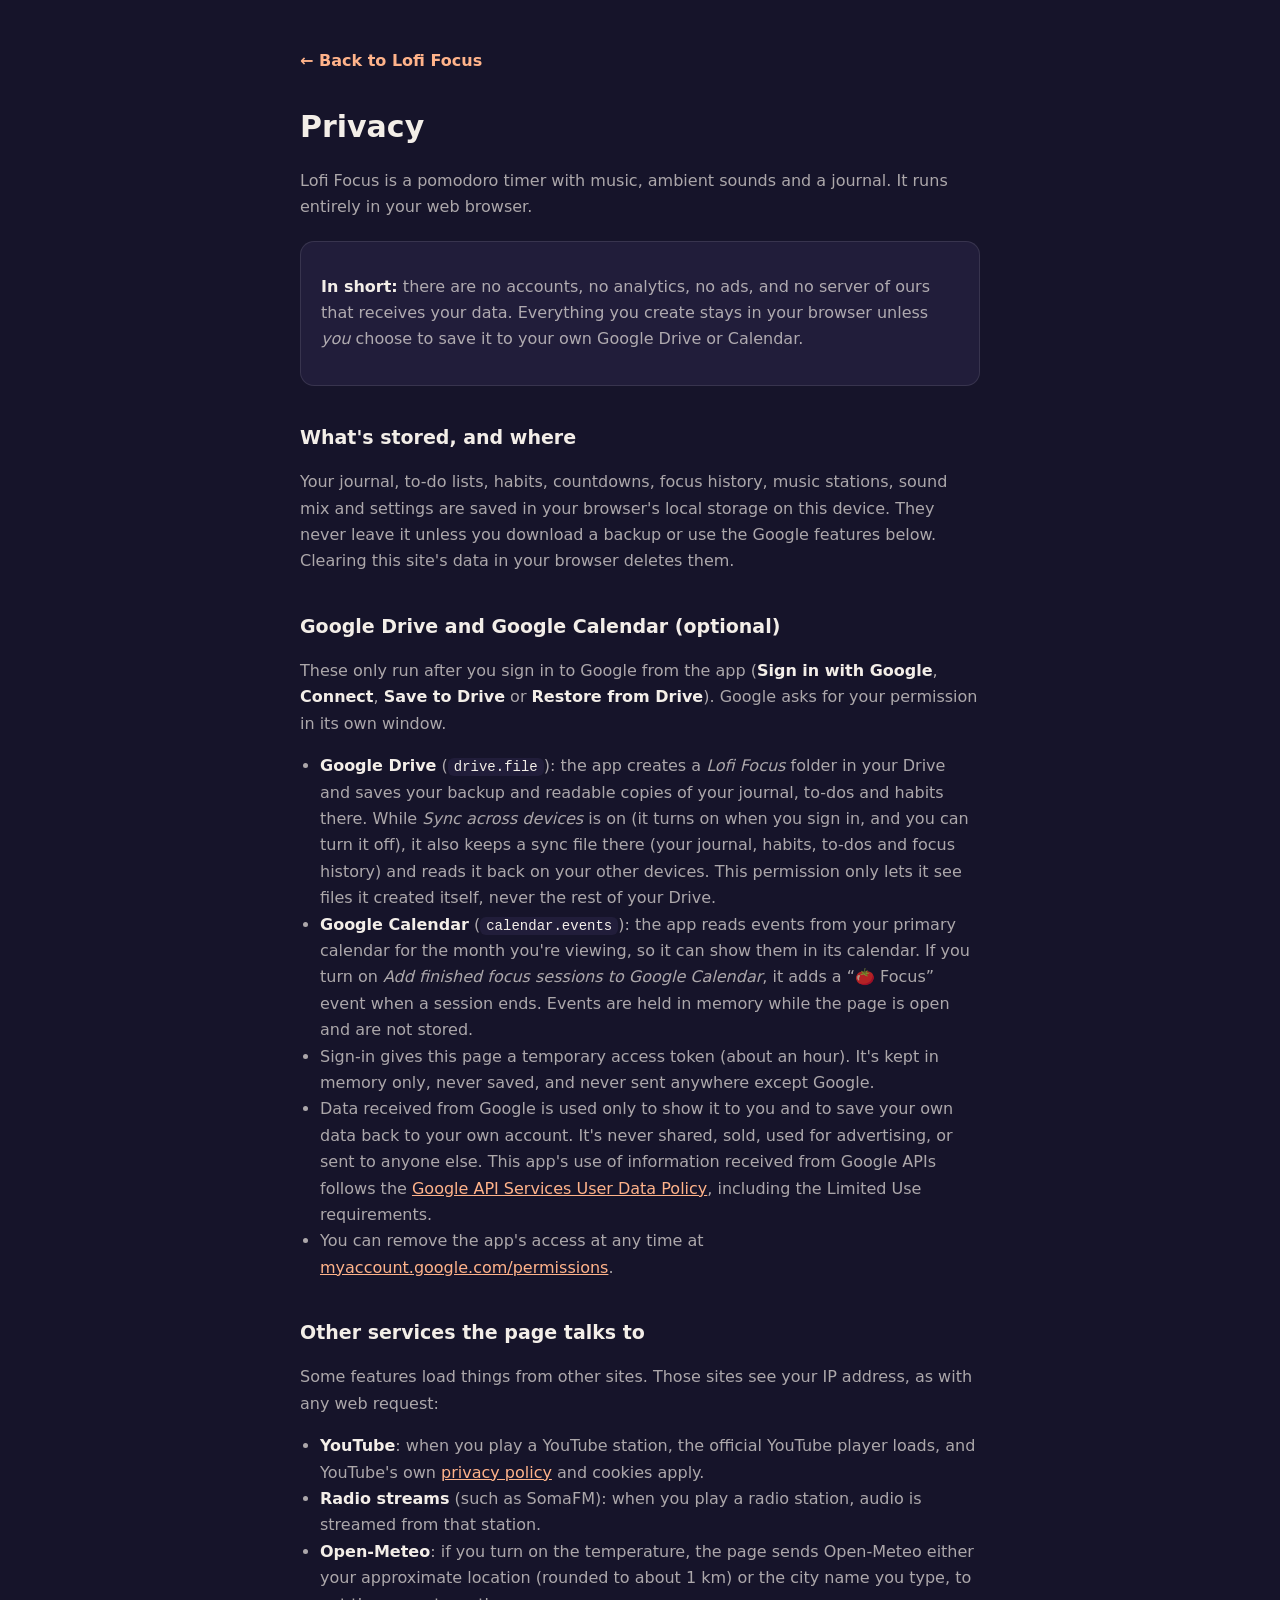
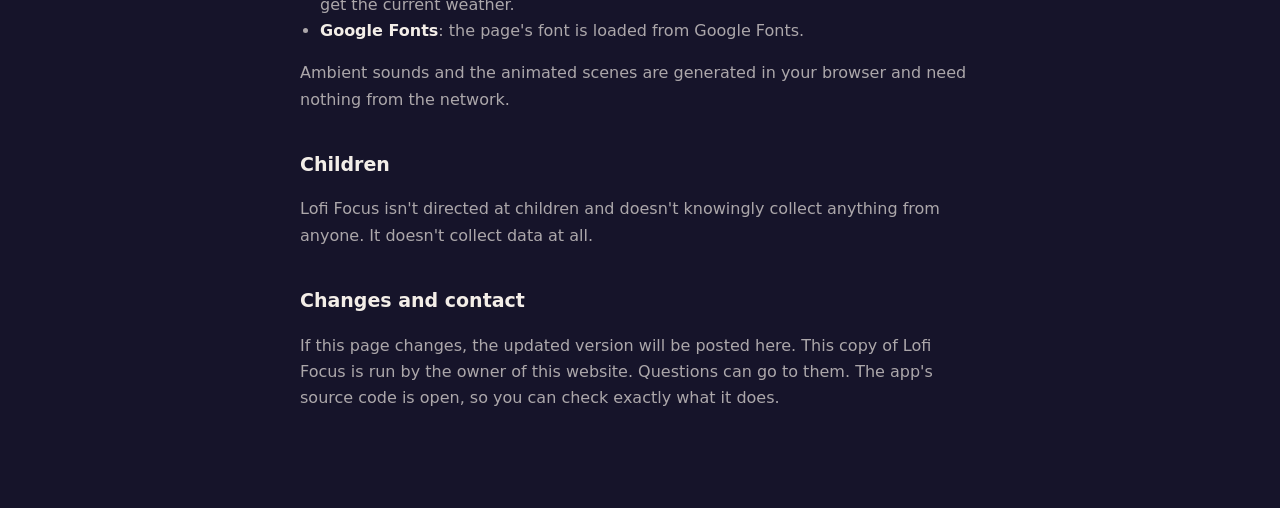
<file: privacy.html>
<!doctype html>
<html lang="en">
<head>
  <meta charset="utf-8">
  <meta name="viewport" content="width=device-width, initial-scale=1">
  <title>Privacy · Lofi Focus</title>
  <meta name="description" content="How Lofi Focus handles your data.">
  <link rel="icon" href="data:image/svg+xml,<svg xmlns='http://www.w3.org/2000/svg' viewBox='0 0 100 100'><text y='.9em' font-size='90'>🍅</text></svg>">
  <style>
    :root { --bg: #16142a; --card: #211d3a; --text: #f3eee8; --muted: rgba(243, 238, 232, 0.68); --accent: #ffb38a; --line: rgba(255, 255, 255, 0.1); color-scheme: dark; }
    * { box-sizing: border-box; }
    body { margin: 0; background: var(--bg); color: var(--text); font: 16px/1.65 'Nunito', ui-rounded, system-ui, -apple-system, 'Segoe UI', sans-serif; }
    main { max-width: 720px; margin: 0 auto; padding: 48px 20px 80px; }
    h1 { font-size: 30px; margin: 0 0 4px; }
    h2 { font-size: 19px; margin: 36px 0 8px; }
    p, li { color: var(--muted); }
    strong { color: var(--text); }
    a { color: var(--accent); }
    ul { padding-left: 20px; }
    code { background: var(--card); padding: 1px 6px; border-radius: 6px; font-size: 14px; color: var(--text); }
    .card { background: var(--card); border: 1px solid var(--line); border-radius: 14px; padding: 16px 20px; margin: 20px 0; }
    .back { display: inline-block; margin-bottom: 28px; text-decoration: none; font-weight: 700; }
  </style>
</head>
<body>
  <main>
    <a class="back" href="./">← Back to Lofi Focus</a>
    <h1>Privacy</h1>
    <p>Lofi Focus is a pomodoro timer with music, ambient sounds and a journal. It runs entirely in your web browser.</p>

    <div class="card">
      <p><strong>In short:</strong> there are no accounts, no analytics, no ads, and no server of ours that receives your data.
        Everything you create stays in your browser unless <em>you</em> choose to save it to your own Google Drive or Calendar.</p>
    </div>

    <h2>What's stored, and where</h2>
    <p>Your journal, to-do lists, habits, countdowns, focus history, music stations, sound mix and settings are saved in your
      browser's local storage on this device. They never leave it unless you download a backup or use the Google features below.
      Clearing this site's data in your browser deletes them.</p>

    <h2>Google Drive and Google Calendar (optional)</h2>
    <p>These only run after you sign in to Google from the app (<strong>Sign in with Google</strong>, <strong>Connect</strong>, <strong>Save to Drive</strong> or <strong>Restore from Drive</strong>). Google asks for your permission in its own window.</p>
    <ul>
      <li><strong>Google Drive</strong> (<code>drive.file</code>): the app creates a <em>Lofi Focus</em> folder in your Drive and saves your backup and
        readable copies of your journal, to-dos and habits there. While <em>Sync across devices</em> is on (it turns on when you sign in, and you can turn it off), it also keeps a sync file there
        (your journal, habits, to-dos and focus history) and reads it back on your other devices. This permission only lets it see files it created itself, never the rest of your Drive.</li>
      <li><strong>Google Calendar</strong> (<code>calendar.events</code>): the app reads events from your primary calendar for the month you're viewing,
        so it can show them in its calendar. If you turn on <em>Add finished focus sessions to Google Calendar</em>, it adds a “🍅 Focus” event when a session ends.
        Events are held in memory while the page is open and are not stored.</li>
      <li>Sign-in gives this page a temporary access token (about an hour). It's kept in memory only, never saved, and never sent anywhere except Google.</li>
      <li>Data received from Google is used only to show it to you and to save your own data back to your own account. It's never shared, sold,
        used for advertising, or sent to anyone else. This app's use of information received from Google APIs follows the
        <a href="https://developers.google.com/terms/api-services-user-data-policy" rel="noopener">Google API Services User Data Policy</a>, including the Limited Use requirements.</li>
      <li>You can remove the app's access at any time at <a href="https://myaccount.google.com/permissions" rel="noopener">myaccount.google.com/permissions</a>.</li>
    </ul>

    <h2>Other services the page talks to</h2>
    <p>Some features load things from other sites. Those sites see your IP address, as with any web request:</p>
    <ul>
      <li><strong>YouTube</strong>: when you play a YouTube station, the official YouTube player loads, and YouTube's own
        <a href="https://policies.google.com/privacy" rel="noopener">privacy policy</a> and cookies apply.</li>
      <li><strong>Radio streams</strong> (such as SomaFM): when you play a radio station, audio is streamed from that station.</li>
      <li><strong>Open-Meteo</strong>: if you turn on the temperature, the page sends Open-Meteo either your approximate location
        (rounded to about 1 km) or the city name you type, to get the current weather.</li>
      <li><strong>Google Fonts</strong>: the page's font is loaded from Google Fonts.</li>
    </ul>
    <p>Ambient sounds and the animated scenes are generated in your browser and need nothing from the network.</p>

    <h2>Children</h2>
    <p>Lofi Focus isn't directed at children and doesn't knowingly collect anything from anyone. It doesn't collect data at all.</p>

    <h2>Changes and contact</h2>
    <p>If this page changes, the updated version will be posted here. This copy of Lofi Focus is run by the owner of this website.
      Questions can go to them. The app's source code is open, so you can check exactly what it does.</p>
  </main>
</body>
</html>
</file>
<file: css/style.css>
:root {
  --glass: rgba(20, 17, 36, 0.58);
  --glass-2: rgba(255, 255, 255, 0.07);
  --glass-3: rgba(255, 255, 255, 0.14);
  --line: rgba(255, 255, 255, 0.1);
  --text: #f6f0ea;
  --muted: rgba(246, 240, 234, 0.62);
  --accent: #ffb38a;
  --accent-ink: #2b1a13;
  --break: #93d6c4;
  --radius: 18px;
  --ease: cubic-bezier(.2, .8, .2, 1);
  font-family: 'Nunito', ui-rounded, system-ui, -apple-system, 'Segoe UI', sans-serif;
  color-scheme: dark;
}
body[data-mode='short'], body[data-mode='long'] { --accent: var(--break); --accent-ink: #11302a; }

* { box-sizing: border-box; }
html, body { margin: 0; height: 100%; overflow: hidden; background: #0d0c18; color: var(--text); }
button, input, select { font: inherit; color: inherit; }
button { background: none; border: 0; cursor: pointer; padding: 0; }
button:focus-visible, input:focus-visible, select:focus-visible { outline: 2px solid var(--accent); outline-offset: 2px; }
svg { width: 18px; height: 18px; fill: none; stroke: currentColor; stroke-width: 2; stroke-linecap: round; stroke-linejoin: round; }
svg.fill { fill: currentColor; stroke: none; }

#scene {
  position: fixed; inset: 0; width: 100vw; height: 100vh;
  object-fit: cover;
  image-rendering: pixelated;
}

#ui { position: fixed; inset: 0; pointer-events: none; }
#ui > :not(.toast) { pointer-events: auto; } /* the toast is display-only: even faded out, it sits over the panels */

.card {
  background: var(--glass);
  -webkit-backdrop-filter: blur(14px) saturate(1.2);
  backdrop-filter: blur(14px) saturate(1.2);
  border: 1px solid var(--line);
  border-radius: var(--radius);
  box-shadow: 0 12px 40px rgba(0, 0, 0, 0.28);
}

.icon {
  width: 40px; height: 40px; flex: none;
  display: grid; place-items: center;
  border-radius: 12px; background: var(--glass-2);
  transition: background .15s;
}
.icon:hover { background: var(--glass-3); }
.icon.round { border-radius: 50%; }
.icon.big { width: 48px; height: 48px; background: var(--accent); color: var(--accent-ink); }
.icon.big:hover { filter: brightness(1.07); background: var(--accent); }

/* ---------- Timer ---------- */
.timer {
  position: absolute; top: 24px; left: 24px; width: 320px;
  padding: 16px 18px;
  transition: opacity .8s var(--ease), box-shadow .2s;
  cursor: grab;
  touch-action: none;
}
.timer.moved { left: var(--x); top: var(--y); }
.timer.dragging { cursor: grabbing; user-select: none; box-shadow: 0 20px 60px rgba(0, 0, 0, 0.4); }
.timer button, .timer input { cursor: pointer; }
.timer input[type='text'] { cursor: text; }
.grip {
  width: 38px; height: 4px; border-radius: 2px; margin: -8px auto 8px;
  background: var(--glass-3); opacity: 0; transition: opacity .2s;
}
.timer:hover .grip, .timer.dragging .grip { opacity: 1; }
.timer-close {
  position: absolute; top: -9px; right: -9px; width: 24px; height: 24px; border-radius: 50%;
  display: grid; place-items: center; color: var(--muted);
  background: rgba(30, 26, 50, 0.95); border: 1px solid var(--line); box-shadow: 0 4px 12px rgba(0, 0, 0, 0.3);
  opacity: 0; transition: opacity .2s, color .15s;
}
.timer-close svg { width: 13px; height: 13px; stroke-width: 2.5; }
.timer:hover .timer-close, .timer-close:focus-visible { opacity: 1; }
.timer-close:hover { color: var(--text); }
@media (hover: none) { .timer-close { opacity: .85; } }
body.timer-closed .timer { display: none; }
.dock-btn.on { color: var(--text); }
.time-badge { top: 2px; right: -4px; font-variant-numeric: tabular-nums; }
.modes { display: flex; gap: 4px; background: var(--glass-2); border-radius: 12px; padding: 4px; }
.modes button { flex: 1; padding: 6px 2px; border-radius: 9px; font-size: 13px; font-weight: 700; color: var(--muted); transition: background .15s, color .15s; }
.modes button:hover { color: var(--text); }
.modes button.active { background: var(--glass-3); color: var(--text); }
.time-row { display: flex; align-items: center; justify-content: center; gap: 4px; margin: 18px 0 4px; }
.time {
  font-size: 78px; font-weight: 800; line-height: 1; text-align: center;
  font-variant-numeric: tabular-nums; letter-spacing: 1px;
  text-shadow: 0 2px 24px rgba(0, 0, 0, 0.3);
}
.adj {
  width: 30px; height: 30px; flex: none; border-radius: 50%;
  display: grid; place-items: center;
  font-size: 22px; font-weight: 700; line-height: 1; color: var(--muted);
  background: var(--glass-2); opacity: 0; transition: opacity .2s, background .15s, color .15s;
  user-select: none; -webkit-user-select: none;
}
.timer:hover .adj, .adj:focus-visible { opacity: 1; }
.adj:hover { background: var(--glass-3); color: var(--text); }
.adj:disabled { opacity: 0 !important; pointer-events: none; }
@media (hover: none) { .adj { opacity: .8; } }
.weather {
  display: flex; align-items: center; justify-content: center; gap: 6px;
  font-size: 15px; font-weight: 700; color: var(--muted); font-variant-numeric: tabular-nums;
}
.weather[hidden] { display: none; }
.progress { margin-top: 14px; }
.progress { height: 4px; border-radius: 4px; background: var(--glass-3); overflow: hidden; }
.progress > div { height: 100%; width: 0; background: var(--accent); border-radius: 4px; transition: width .3s linear, background .3s; }
.controls { display: flex; gap: 10px; justify-content: center; align-items: center; margin: 16px 0 12px; }
.primary {
  min-width: 128px; padding: 11px 26px; border-radius: 14px;
  background: var(--accent); color: var(--accent-ink);
  font-weight: 800; font-size: 16px; letter-spacing: .4px;
  transition: filter .15s, transform .1s, background .3s;
}
.primary:hover { filter: brightness(1.07); }
.primary:active { transform: scale(.97); }
#task {
  width: 100%; padding: 9px 12px;
  background: var(--glass-2); border: 1px solid transparent; border-radius: 10px;
  font-size: 14px; outline: none; text-align: center;
}
#task:focus { border-color: var(--line); }
#task::placeholder { color: var(--muted); }
.stats { display: flex; align-items: center; justify-content: center; gap: 10px; margin-top: 10px; font-size: 12.5px; color: var(--muted); }
.dots { display: inline-flex; gap: 4px; }
.dots i { width: 7px; height: 7px; border-radius: 50%; background: var(--glass-3); }
.dots i.on { background: var(--accent); }

/* ---------- Clock ---------- */
.clock {
  position: absolute; top: 24px; right: 24px; min-width: 176px; padding: 12px 20px;
  text-align: center; cursor: grab; touch-action: none; user-select: none;
  transition: opacity .8s var(--ease), box-shadow .2s;
}
.clock[hidden] { display: none; }
.clock.moved { left: var(--x); top: var(--y); right: auto; }
.clock.dragging { cursor: grabbing; box-shadow: 0 20px 60px rgba(0, 0, 0, 0.4); }
.clock-time { display: flex; align-items: baseline; justify-content: center; gap: 6px; font-size: 40px; font-weight: 800; line-height: 1.05; font-variant-numeric: tabular-nums; }
#clockAmpm { font-size: 14px; color: var(--muted); }
.clock-date { margin-top: 2px; font-size: 13px; font-weight: 700; color: var(--muted); }
.clock .weather { margin-top: 6px; }

/* ---------- Dock ---------- */
.dock {
  position: absolute; bottom: 20px; left: 50%; transform: translateX(-50%);
  display: flex; align-items: center; gap: 2px; padding: 6px;
  transition: opacity .8s var(--ease);
  max-width: calc(100vw - 24px);
}
.dock-btn {
  position: relative; width: 44px; height: 44px; flex: none;
  display: grid; place-items: center; border-radius: 13px;
  color: var(--muted); transition: background .15s, color .15s;
}
.dock-btn svg { width: 20px; height: 20px; }
.dock-btn:hover, .dock-btn.active { background: var(--glass-3); color: var(--text); }
.badge {
  position: absolute; top: 6px; right: 6px; min-width: 15px; height: 15px; padding: 0 4px;
  border-radius: 8px; background: var(--accent); color: var(--accent-ink);
  font-size: 10px; font-weight: 800; line-height: 15px; text-align: center;
}
.badge:empty { display: none; }
/* sync status on the dock's cloud button */
.sync-btn[hidden] { display: none; }
.sync-btn::after { content: ''; position: absolute; top: 9px; right: 9px; width: 7px; height: 7px; border-radius: 50%; background: transparent; }
.sync-btn[data-state='ok']::after { background: #7fd6d0; }
.sync-btn[data-state='signin']::after { background: var(--accent); }
.sync-btn[data-state='error']::after { background: #ff7a6a; }
.sync-btn[data-state='syncing'] svg { animation: syncPulse 1s ease-in-out infinite alternate; }
@keyframes syncPulse { from { opacity: 1; } to { opacity: .35; } }
.sep { width: 1px; height: 26px; background: var(--line); margin: 0 6px; flex: none; }
.now-playing { display: flex; align-items: center; gap: 8px; min-width: 0; }
.now-playing .icon { width: 36px; height: 36px; background: var(--accent); color: var(--accent-ink); }
.np-text {
  max-width: 200px; overflow: hidden; white-space: nowrap; text-overflow: ellipsis;
  font-size: 13px; font-weight: 600; color: var(--muted); text-align: left; padding: 4px 4px 4px 0;
}
.np-text:hover { color: var(--text); }

/* ---------- Panels ---------- */
.panel {
  position: absolute; bottom: 88px; left: 50%;
  width: min(390px, calc(100vw - 24px)); max-height: calc(100vh - 124px); overflow-y: auto;
  padding: 14px 18px 18px;
  opacity: 0; visibility: hidden; transform: translate(-50%, 10px);
  transition: opacity .2s var(--ease), transform .2s var(--ease), visibility 0s .2s;
  scrollbar-width: thin; scrollbar-color: var(--glass-3) transparent;
}
.panel.open { opacity: 1; visibility: visible; transform: translate(-50%, 0); transition: opacity .2s var(--ease), transform .2s var(--ease); }
.panel header { display: flex; align-items: center; justify-content: space-between; margin-bottom: 10px; }
.panel h2 { font-size: 17px; margin: 0; font-weight: 800; }
.panel h3 { font-size: 12px; text-transform: uppercase; letter-spacing: 1.2px; color: var(--muted); margin: 18px 0 8px; font-weight: 800; }
.panel h3 small { text-transform: none; letter-spacing: 0; font-weight: 600; }
.close { width: 32px; height: 32px; background: transparent; }
.hint { font-size: 12.5px; color: var(--muted); margin: 12px 0 0; line-height: 1.5; }
.link { text-decoration: underline; color: var(--text); font-size: inherit; }

input[type='range'] { accent-color: var(--accent); width: 100%; min-width: 0; cursor: pointer; }
input[type='text'], input[type='number'], select {
  background: var(--glass-2); border: 1px solid var(--line); border-radius: 10px;
  padding: 8px 10px; font-size: 14px; outline: none; min-width: 0;
}
select option { background: #1f1b33; }
.pill { padding: 8px 16px; border-radius: 10px; background: var(--accent); color: var(--accent-ink); font-weight: 800; font-size: 14px; flex: none; }
.pill.small { padding: 4px 10px; font-size: 12px; }

/* music */
.player { position: relative; aspect-ratio: 16 / 9; border-radius: 12px; overflow: hidden; background: rgba(0, 0, 0, 0.35); }
.yt-box, .radio-art { position: absolute; inset: 0; }
.yt-box iframe { width: 100%; height: 100%; border: 0; display: block; }
.radio-art { display: none; flex-direction: column; align-items: center; justify-content: center; gap: 14px; font-weight: 700; color: var(--muted); padding: 0 16px; text-align: center; }
.player.radio .radio-art { display: flex; }
.player.radio .yt-box { visibility: hidden; }
.player.empty .yt-box { visibility: hidden; }
.player.empty .radio-art { display: flex; }
.eq { display: flex; gap: 4px; align-items: flex-end; height: 34px; }
.eq i { width: 6px; height: 8px; border-radius: 3px; background: var(--accent); }
.player.live .eq i { animation: eq 1s ease-in-out infinite alternate; }
.eq i:nth-child(2) { animation-delay: -.3s !important; }
.eq i:nth-child(3) { animation-delay: -.6s !important; }
.eq i:nth-child(4) { animation-delay: -.15s !important; }
.eq i:nth-child(5) { animation-delay: -.45s !important; }
@keyframes eq { from { height: 6px; } to { height: 34px; } }

.transport { display: flex; align-items: center; gap: 8px; margin: 12px 0 6px; }
.vol { display: flex; align-items: center; gap: 8px; flex: 1; margin-left: 8px; color: var(--muted); }
.stations { list-style: none; margin: 8px 0 0; padding: 0; display: flex; flex-direction: column; gap: 2px; }
.stations li { display: flex; align-items: center; border-radius: 10px; }
.stations li:hover { background: var(--glass-2); }
.stations li.active { background: var(--glass-3); }
.stations .st-play { flex: 1; min-width: 0; display: flex; align-items: center; gap: 10px; padding: 8px 10px; text-align: left; font-size: 14px; }
.stations .st-play span { overflow: hidden; white-space: nowrap; text-overflow: ellipsis; }
.stations .kind { flex: none; font-size: 10px; font-weight: 800; letter-spacing: .6px; padding: 2px 6px; border-radius: 6px; background: var(--glass-2); color: var(--muted); }
.stations li.active .kind { background: var(--accent); color: var(--accent-ink); }
.stations .st-del { width: 30px; height: 30px; opacity: 0; color: var(--muted); display: grid; place-items: center; border-radius: 8px; }
.stations li:hover .st-del, .stations .st-del:focus-visible { opacity: 1; }
.stations .st-del:hover { color: var(--text); background: var(--glass-2); }
.stations .st-del svg { width: 14px; height: 14px; }
.add-station { display: flex; flex-direction: column; gap: 6px; margin-top: 12px; }
.add-station .row { display: flex; gap: 6px; }
.add-station .row input { flex: 1; }

/* sounds */
.presets { display: flex; flex-wrap: wrap; gap: 6px; margin-bottom: 10px; }
.presets button { padding: 6px 11px; border-radius: 999px; background: var(--glass-2); font-size: 12.5px; font-weight: 700; border: 1px solid var(--line); }
.presets button:hover { background: var(--glass-3); }
.sound-list { display: flex; flex-direction: column; gap: 2px; }
.sound-row { display: grid; grid-template-columns: 26px 110px 1fr; align-items: center; gap: 8px; padding: 4px 8px; border-radius: 10px; }
.sound-row .s-icon { font-size: 17px; text-align: center; filter: grayscale(1) opacity(.6); transition: filter .2s; }
.sound-row .s-name { font-size: 14px; font-weight: 600; color: var(--muted); transition: color .2s; }
.sound-row.on .s-icon { filter: none; }
.sound-row.on .s-name { color: var(--text); }
.sound-row.master { margin-bottom: 6px; border-bottom: 1px solid var(--line); border-radius: 0; padding-bottom: 10px; }
.sound-row.master .s-icon { filter: none; }

/* scenes */
.scene-grid { display: grid; grid-template-columns: 1fr 1fr; gap: 10px; }
.scene-group { grid-column: 1 / -1; margin: 8px 0 -4px; }
.view-pick { grid-column: 1 / -1; display: flex; flex-wrap: wrap; align-items: center; justify-content: space-between; gap: 6px 10px; font-size: 12.5px; font-weight: 700; color: var(--muted); }
.scene-card { display: flex; flex-direction: column; gap: 6px; text-align: left; font-size: 13px; font-weight: 700; color: var(--muted); }
.scene-card canvas { width: 100%; aspect-ratio: 16 / 9; border-radius: 10px; image-rendering: pixelated; border: 2px solid transparent; transition: border-color .15s, transform .15s; }
.scene-card:hover canvas { transform: translateY(-2px); }
.scene-card.active { color: var(--text); }
.scene-card.active canvas { border-color: var(--accent); }

/* segmented controls */
.seg { display: flex; gap: 3px; padding: 3px; border-radius: 11px; background: var(--glass-2); }
.seg button { flex: 1; padding: 7px 4px; border-radius: 8px; font-size: 12.5px; font-weight: 700; color: var(--muted); white-space: nowrap; }
.seg button:hover { color: var(--text); }
.seg button.active { background: var(--accent); color: var(--accent-ink); }
.seg.small { flex: 0 0 auto; }
.seg.small button { padding: 4px 12px; }
#panel-scenes h3:first-of-type { margin-top: 4px; }

/* settings */
.city-row { display: flex; gap: 6px; align-items: center; margin: 6px 0 0; }
.city-row input { flex: 1; }
.city-row .icon { width: 36px; height: 36px; }
.grid3 { display: grid; grid-template-columns: repeat(3, 1fr); gap: 8px; }
.grid3 label { display: flex; flex-direction: column; gap: 4px; font-size: 12.5px; color: var(--muted); font-weight: 700; }
.field { display: flex; align-items: center; gap: 8px; font-size: 14px; margin: 10px 0; }
.field input[type='number'] { width: 60px; }
.field input[type='range'] { flex: 1; }
.check { display: flex; align-items: center; gap: 10px; font-size: 14px; margin: 10px 0; cursor: pointer; }
.check input { width: 17px; height: 17px; accent-color: var(--accent); margin: 0; flex: none; }
.keys { display: grid; grid-template-columns: auto 1fr; gap: 6px 12px; margin: 0; font-size: 13.5px; }
.keys dt { font-weight: 800; font-size: 12px; padding: 1px 7px; border-radius: 6px; background: var(--glass-3); justify-self: start; }
.keys dd { margin: 0; color: var(--muted); }

/* ---------- shared bits for the productivity panels ---------- */
.panel.mid { width: min(580px, calc(100vw - 24px)); }
.panel.wide { width: min(820px, calc(100vw - 24px)); }
.panel h4 { font-size: 12.5px; font-weight: 800; color: var(--muted); margin: 14px 0 6px; }
.icon-btn {
  width: 28px; height: 28px; flex: none; display: grid; place-items: center;
  border-radius: 8px; color: var(--muted); transition: background .15s, color .15s;
}
.icon-btn:hover:not(:disabled) { background: var(--glass-3); color: var(--text); }
.icon-btn:disabled { opacity: .3; cursor: default; }
.icon-btn svg { width: 15px; height: 15px; }
.icon-btn.del { opacity: 0; }
li:hover > .icon-btn.del, .icon-btn.del:focus-visible, .cd-btns .icon-btn.del, .j-top .icon-btn.del { opacity: 1; }
@media (hover: none) { .icon-btn.del { opacity: .7; } }
.pill.ghost { background: var(--glass-2); color: var(--text); border: 1px solid var(--line); }
.pill:disabled { opacity: .4; cursor: default; }
.btn-row { display: flex; flex-wrap: wrap; gap: 6px; align-items: center; }
.file-btn { cursor: pointer; display: inline-block; }
.muted { color: var(--muted); }
.add-row { display: flex; gap: 6px; margin: 10px 0 4px; }
.add-row input { flex: 1; }
input[type='search'], input[type='date'], textarea {
  background: var(--glass-2); border: 1px solid var(--line); border-radius: 10px;
  padding: 8px 10px; font: inherit; font-size: 14px; color: var(--text); outline: none; min-width: 0;
}
input[type='date'] { color-scheme: dark; }
textarea:focus, input:focus { border-color: rgba(255, 255, 255, 0.22); }
input[type='checkbox'] { accent-color: var(--accent); }
.drag-handle {
  width: 22px; height: 28px; flex: none; display: grid; place-items: center;
  color: var(--muted); opacity: .45; cursor: grab; border-radius: 6px; touch-action: none;
}
.drag-handle svg { width: 14px; height: 14px; fill: currentColor; stroke: none; }
li:hover > .drag-handle, .drag-handle:focus-visible { opacity: 1; }
[data-idx].dragging { position: relative; z-index: 2; background: var(--glass-3) !important; border-radius: 10px; box-shadow: 0 8px 24px rgba(0, 0, 0, .3); }
[data-idx] { transition: transform .15s var(--ease); }
[data-idx].dragging { transition: none; }
.h-num { font-size: 12px; font-weight: 800; color: var(--muted); text-align: right; font-variant-numeric: tabular-nums; }
.chip { padding: 5px 11px; border-radius: 999px; background: var(--glass-2); border: 1px solid var(--line); font-size: 12.5px; font-weight: 700; color: var(--muted); }
.chip:hover { color: var(--text); }
.chip.active { background: var(--accent); color: var(--accent-ink); border-color: transparent; }
.chip.add { border-style: dashed; }
input.plain, .h-name, .todo-text, .cd-label, .list-title, .j-title-in {
  background: transparent; border: 1px solid transparent; border-radius: 8px; padding: 5px 7px; font-size: 14px; min-width: 0;
}
.h-name:hover, .todo-text:hover, .cd-label:hover, .list-title:hover { border-color: var(--line); }
.h-name:focus, .todo-text:focus, .cd-label:focus, .list-title:focus { background: var(--glass-2); border-color: var(--line); }

/* habits */
.week-nav { display: flex; align-items: center; gap: 6px; margin-bottom: 8px; }
.week-label { font-weight: 800; font-size: 14px; }
.habit-head, .habit-row {
  display: grid; align-items: center; gap: 2px;
  grid-template-columns: 22px 22px minmax(90px, 1fr) repeat(7, 32px) 30px 28px;
}
.habit-head { font-size: 11px; font-weight: 800; color: var(--muted); padding: 0 0 4px; }
.habit-head .h-name-head { padding-left: 7px; }
.habit-head .h-day { display: flex; flex-direction: column; align-items: center; line-height: 1.15; }
.habit-head .h-day small { font-size: 10px; font-weight: 600; }
.habit-head .today { color: var(--accent); }
.habit-list, .todo-list, .cd-list, .laps, .j-list, .cal-detail ul { list-style: none; margin: 0; padding: 0; }
.habit-row { padding: 2px 0; border-radius: 10px; }
.habit-row:hover { background: var(--glass-2); }
.habit-row label.h-day { display: grid; place-items: center; height: 30px; border-radius: 8px; cursor: pointer; }
.habit-row label.h-day.today { background: rgba(255, 179, 138, 0.12); }
.habit-row label.h-day input { width: 18px; height: 18px; margin: 0; cursor: pointer; }
.habit-row label.h-day input:disabled { opacity: .25; cursor: default; }
.h-streak { text-align: center; font-size: 12.5px; font-weight: 800; color: var(--muted); font-variant-numeric: tabular-nums; }
.h-streak.on { color: var(--accent); }

/* to-dos */
.list-tabs { display: flex; flex-wrap: wrap; gap: 6px; margin-bottom: 8px; }
.list-head { display: flex; align-items: center; gap: 4px; }
.list-title { flex: 1; font-size: 16px; font-weight: 800; }
.todo-row { display: flex; align-items: center; gap: 4px; padding: 1px 0; border-radius: 10px; }
.todo-row:hover { background: var(--glass-2); }
.todo-row .h-num { width: 22px; flex: none; }
.todo-row input[type='checkbox'] { width: 17px; height: 17px; margin: 0 4px; flex: none; cursor: pointer; }
.todo-text { flex: 1; }
.todo-row.done .todo-text { text-decoration: line-through; color: var(--muted); }
.focus-btn { opacity: 0; }
.todo-row:hover .focus-btn, .focus-btn:focus-visible { opacity: 1; }
.todo-foot { display: flex; justify-content: space-between; align-items: center; margin-top: 8px; font-size: 12.5px; }
.todo-foot .hint { margin: 0; }

/* stopwatch + countdowns */
.sw { display: flex; align-items: center; justify-content: space-between; gap: 12px; flex-wrap: wrap; }
.sw-time { font-size: 38px; font-weight: 800; font-variant-numeric: tabular-nums; }
.sw-btns { display: flex; gap: 6px; }
.laps { max-height: 140px; overflow-y: auto; margin-top: 6px; }
.laps li { display: grid; grid-template-columns: 1fr auto auto; gap: 14px; padding: 4px 6px; font-size: 13px; font-variant-numeric: tabular-nums; border-bottom: 1px solid var(--line); }
.cd-add input:last-of-type { flex: 0 0 96px; }
.cd-list { display: flex; flex-direction: column; gap: 6px; margin-top: 8px; }
.cd-row { display: grid; grid-template-columns: 1fr auto; gap: 4px 8px; align-items: center; padding: 8px 10px; border-radius: 12px; background: var(--glass-2); }
.cd-main { display: flex; align-items: center; gap: 8px; min-width: 0; }
.cd-label { flex: 1; font-weight: 700; }
.cd-time { font-size: 20px; font-weight: 800; font-variant-numeric: tabular-nums; }
.cd-main { grid-column: 1; grid-row: 1; }
.cd-bar { grid-column: 1; grid-row: 2; }
.cd-btns { display: flex; gap: 2px; grid-column: 2; grid-row: 1 / span 2; }
.cd-bar { height: 3px; border-radius: 3px; background: var(--glass-3); overflow: hidden; }
.cd-bar > div { height: 100%; width: 0; background: var(--accent); }
.cd-row.done { background: rgba(147, 214, 196, 0.16); }
.cd-row.done .cd-time { color: var(--break); animation: pulse 1.2s ease-in-out 3; }
@keyframes pulse { 50% { opacity: .35; } }

/* journal */
#journalBody { display: grid; grid-template-columns: 220px 1fr; grid-template-rows: 1fr auto; gap: 12px 16px; min-height: min(440px, calc(100vh - 220px)); }
.j-side { display: flex; flex-direction: column; gap: 8px; min-height: 0; }
.j-list { overflow-y: auto; flex: 1; max-height: calc(100vh - 330px); }
.j-month { font-size: 11px; font-weight: 800; text-transform: uppercase; letter-spacing: 1px; color: var(--muted); padding: 10px 6px 4px; }
.j-item { display: flex; flex-direction: column; width: 100%; text-align: left; padding: 7px 9px; border-radius: 10px; }
.j-item:hover { background: var(--glass-2); }
.j-item.active { background: var(--glass-3); }
.j-date { font-size: 11.5px; color: var(--muted); font-weight: 700; }
.j-title { font-size: 14px; font-weight: 600; overflow: hidden; white-space: nowrap; text-overflow: ellipsis; }
.j-main { display: flex; flex-direction: column; min-width: 0; }
.j-blank { flex: 1; display: flex; flex-direction: column; align-items: center; justify-content: center; gap: 10px; color: var(--muted); text-align: center; }
.j-blank[hidden], .j-editor[hidden] { display: none; }
.j-editor { flex: 1; display: flex; flex-direction: column; gap: 6px; }
.j-top { display: flex; justify-content: space-between; align-items: center; }
.j-title-in { font-size: 20px; font-weight: 800; padding: 4px 6px; }
.j-body { flex: 1; min-height: 220px; resize: none; line-height: 1.6; font-size: 15px; background: rgba(0, 0, 0, 0.18); }
.j-meta { margin: 0; text-align: right; }
.j-backup { grid-column: 1 / -1; display: flex; align-items: center; gap: 8px; justify-content: flex-end; border-top: 1px solid var(--line); padding-top: 10px; }
.j-backup .hint { margin: 0 auto 0 0; }

/* calendar */
#calendarBody { display: grid; grid-template-columns: minmax(0, 1.5fr) minmax(220px, 1fr); gap: 18px; }
.cal-nav { display: flex; align-items: center; gap: 6px; margin-bottom: 8px; }
.cal-title { font-weight: 800; font-size: 16px; min-width: 150px; text-align: center; }
.cal-dow, .cal-grid { display: grid; grid-template-columns: repeat(7, 1fr); gap: 4px; }
.cal-dow span { font-size: 11px; font-weight: 800; color: var(--muted); text-align: center; padding-bottom: 2px; }
.cal-day {
  aspect-ratio: 1 / .9; border-radius: 10px; background: var(--glass-2); border: 1px solid transparent;
  display: flex; flex-direction: column; align-items: flex-start; padding: 4px 5px; gap: 2px; overflow: hidden;
}
.cal-day:hover { border-color: var(--line); }
.cal-day .num { font-size: 12px; font-weight: 800; }
.cal-day.other { opacity: .35; }
.cal-day.future .num { color: var(--muted); }
.cal-day.today .num { background: var(--accent); color: var(--accent-ink); border-radius: 6px; padding: 0 5px; }
.cal-day.sel { border-color: var(--accent); background: var(--glass-3); }
.marks { display: flex; flex-wrap: wrap; gap: 2px; }
.marks i, .cal-legend i {
  font-style: normal; font-size: 9.5px; font-weight: 800; line-height: 14px; min-width: 14px; height: 14px;
  padding: 0 3px; border-radius: 7px; text-align: center; color: #1b1426;
}
.m-focus { background: #ff9e7d; }
.m-habit { background: #9ad48a; }
.m-habit.all { box-shadow: 0 0 0 1.5px #d8ffc8; }
.m-task { background: #8ec5ff; }
.m-journal { background: #c9a6ff; }
.m-gcal { background: #7fd6d0; }
.gcal-bar { display: flex; align-items: center; gap: 8px; margin-bottom: 10px; padding: 7px 10px; border-radius: 10px; background: var(--glass-2); font-size: 12.5px; color: var(--muted); }
.gcal-bar[hidden] { display: none; }
.gcal-bar .pill, .gcal-bar .link { margin-left: auto; }
.gcal-dot { width: 8px; height: 8px; border-radius: 50%; background: var(--glass-3); flex: none; }
.gcal-dot.on { background: #7fd6d0; }
.cal-events li { display: flex; gap: 8px; }
.cal-events .ev-time { flex: none; width: 58px; color: var(--muted); font-variant-numeric: tabular-nums; }
.cal-events a { color: var(--text); }
.cal-legend { display: flex; flex-wrap: wrap; gap: 12px; margin-top: 10px; font-size: 12px; color: var(--muted); }
.cal-legend span { display: flex; align-items: center; gap: 5px; }
.cal-legend i { width: 10px; min-width: 10px; height: 10px; padding: 0; }
.cal-detail h3 { margin-top: 2px !important; text-transform: none !important; letter-spacing: 0 !important; font-size: 15px !important; color: var(--text) !important; }
.cal-detail section p, .cal-detail li { font-size: 13.5px; margin: 0; }
.cal-detail li { padding: 2px 0; }
.cal-habits li { display: flex; gap: 8px; color: var(--muted); }
.cal-habits li.done { color: var(--text); }
.cal-habits .tick { width: 12px; }
.cal-detail .pill { margin-top: 14px; }
.cal-links .link { text-align: left; }

/* scene customisation: collapsible sections */
.look { display: flex; flex-direction: column; }
.acc { border-bottom: 1px solid var(--line); }
.acc summary { display: flex; align-items: center; gap: 8px; padding: 11px 2px; cursor: pointer; font-size: 14px; font-weight: 800; list-style: none; }
.acc summary::-webkit-details-marker { display: none; }
.acc summary::after { content: ''; width: 7px; height: 7px; border-right: 2px solid var(--muted); border-bottom: 2px solid var(--muted); transform: rotate(45deg) translateY(-2px); transition: transform .2s; }
.acc[open] summary::after { transform: rotate(-135deg) translateY(-2px); }
.acc-peek { margin-left: auto; display: flex; gap: 4px; align-items: center; font-size: 12px; font-weight: 700; color: var(--muted); }
.peek-dot { width: 12px; height: 12px; border-radius: 50%; background: var(--c); border: 1px solid rgba(255, 255, 255, 0.3); }
.peek-dot.auto { background: conic-gradient(#e89a8c, #f0c05a, #93d6c4, #8ec5ff, #c9a6ff, #e89a8c); opacity: .55; }
.acc-body { display: flex; flex-direction: column; gap: 10px; padding: 0 2px 14px; }
.acc-body .check { margin: 0; }
.acc-body .hint { margin: 0; }
.fx-list { list-style: none; margin: 0; padding: 0; display: flex; flex-direction: column; gap: 3px; }
.reset-look { align-self: flex-start; margin-top: 12px; font-size: 13px; }
.look-row { display: flex; flex-direction: column; gap: 5px; }
.look-row[hidden] { display: none; }
.look-label { font-size: 12.5px; font-weight: 700; color: var(--muted); }
.swatches { display: flex; flex-wrap: wrap; gap: 5px; align-items: center; }
.swatch { width: 22px; height: 22px; border-radius: 50%; background: var(--c); border: 2px solid rgba(255, 255, 255, 0.15); }
.swatch.auto { width: auto; padding: 0 9px; border-radius: 12px; font-size: 11px; font-weight: 800; background: var(--glass-2); color: var(--muted); }
.swatch.active { border-color: #fff; box-shadow: 0 0 0 2px var(--accent); }
.swatch.auto.active { color: var(--text); }
.swatch-custom { width: 26px; height: 26px; padding: 0; border: 2px dashed rgba(255, 255, 255, 0.3); border-radius: 50%; background: none; cursor: pointer; overflow: hidden; }
.swatch-custom::-webkit-color-swatch-wrapper { padding: 2px; }
.swatch-custom::-webkit-color-swatch { border: 0; border-radius: 50%; }
.swatch-custom.active { border-style: solid; border-color: #fff; }
.drive-setup summary { cursor: pointer; font-size: 13px; color: var(--muted); margin: 6px 0; }
.drive-setup input { width: 100%; }
.guide-link { display: inline-block; margin: 2px 0 10px; text-decoration: none; }

@media (max-width: 720px) {
  #journalBody, #calendarBody { grid-template-columns: 1fr; }
  .j-list { max-height: 160px; }
  .habit-head, .habit-row { grid-template-columns: 20px 18px minmax(70px, 1fr) repeat(7, 26px) 24px 24px; }
}

/* toast */
.toast {
  position: absolute; left: 50%; bottom: 92px; transform: translate(-50%, 8px);
  max-width: min(440px, calc(100vw - 32px)); padding: 10px 16px; border-radius: 12px;
  background: rgba(20, 17, 36, 0.9); border: 1px solid var(--line);
  font-size: 14px; text-align: center;
  opacity: 0; pointer-events: none; transition: opacity .25s, transform .25s;
}
.toast.show { opacity: 1; transform: translate(-50%, 0); }

/* ---------- Idle + zen ---------- */
body.idle { cursor: none; }
body.idle .dock { opacity: 0; pointer-events: none; }
body.idle .timer, body.idle .clock { opacity: .4; }

.zen-exit { position: absolute; bottom: 16px; right: 16px; display: none; background: var(--glass); }
body.zen .zen-exit { display: grid; transition: opacity .8s; }
body.zen.idle .zen-exit { opacity: 0; }
body.zen .dock, body.zen .panel { display: none; }
body.zen .timer {
  left: 50%; top: 24px; transform: translateX(-50%); width: auto;
  padding: 10px 26px; background: rgba(20, 17, 36, 0.3); cursor: default;
}
body.zen .timer > :not(.time-row) { display: none; }
body.zen:not(.timer-running) .timer { display: none; }
body.zen .adj, body.zen .timer-close { display: none; }
body.zen .time-row { margin: 0; }
body.zen .time { font-size: 44px; }
body.zen .weather { font-size: 13px; margin-top: 2px; }
body.zen.idle .timer { opacity: .55; }

@media (max-width: 900px) { .np-text { display: none; } .dock { overflow-x: auto; } }

/* ---------- Small screens ---------- */
@media (max-width: 640px) {
  .timer { top: 12px; left: 12px; right: 12px; width: auto; padding: 12px 14px; cursor: default; }
  .timer.moved { left: 12px; top: 12px; }
  .clock, .clock.moved { top: auto; left: auto; bottom: 76px; right: 12px; min-width: 0; padding: 8px 12px; }
  .clock-time { font-size: 24px; }
  .grip { display: none; }
  .time { font-size: 58px; }
  .time-row { margin: 12px 0 4px; }
  .dock { bottom: 12px; overflow-x: auto; }
  .np-text { display: none; }
  .panel { bottom: 76px; max-height: calc(100vh - 290px); }
  .sound-row { grid-template-columns: 24px 92px 1fr; }
}

@media (prefers-reduced-motion: reduce) {
  .panel, .toast, .timer, .dock { transition: none; }
}
</file>
